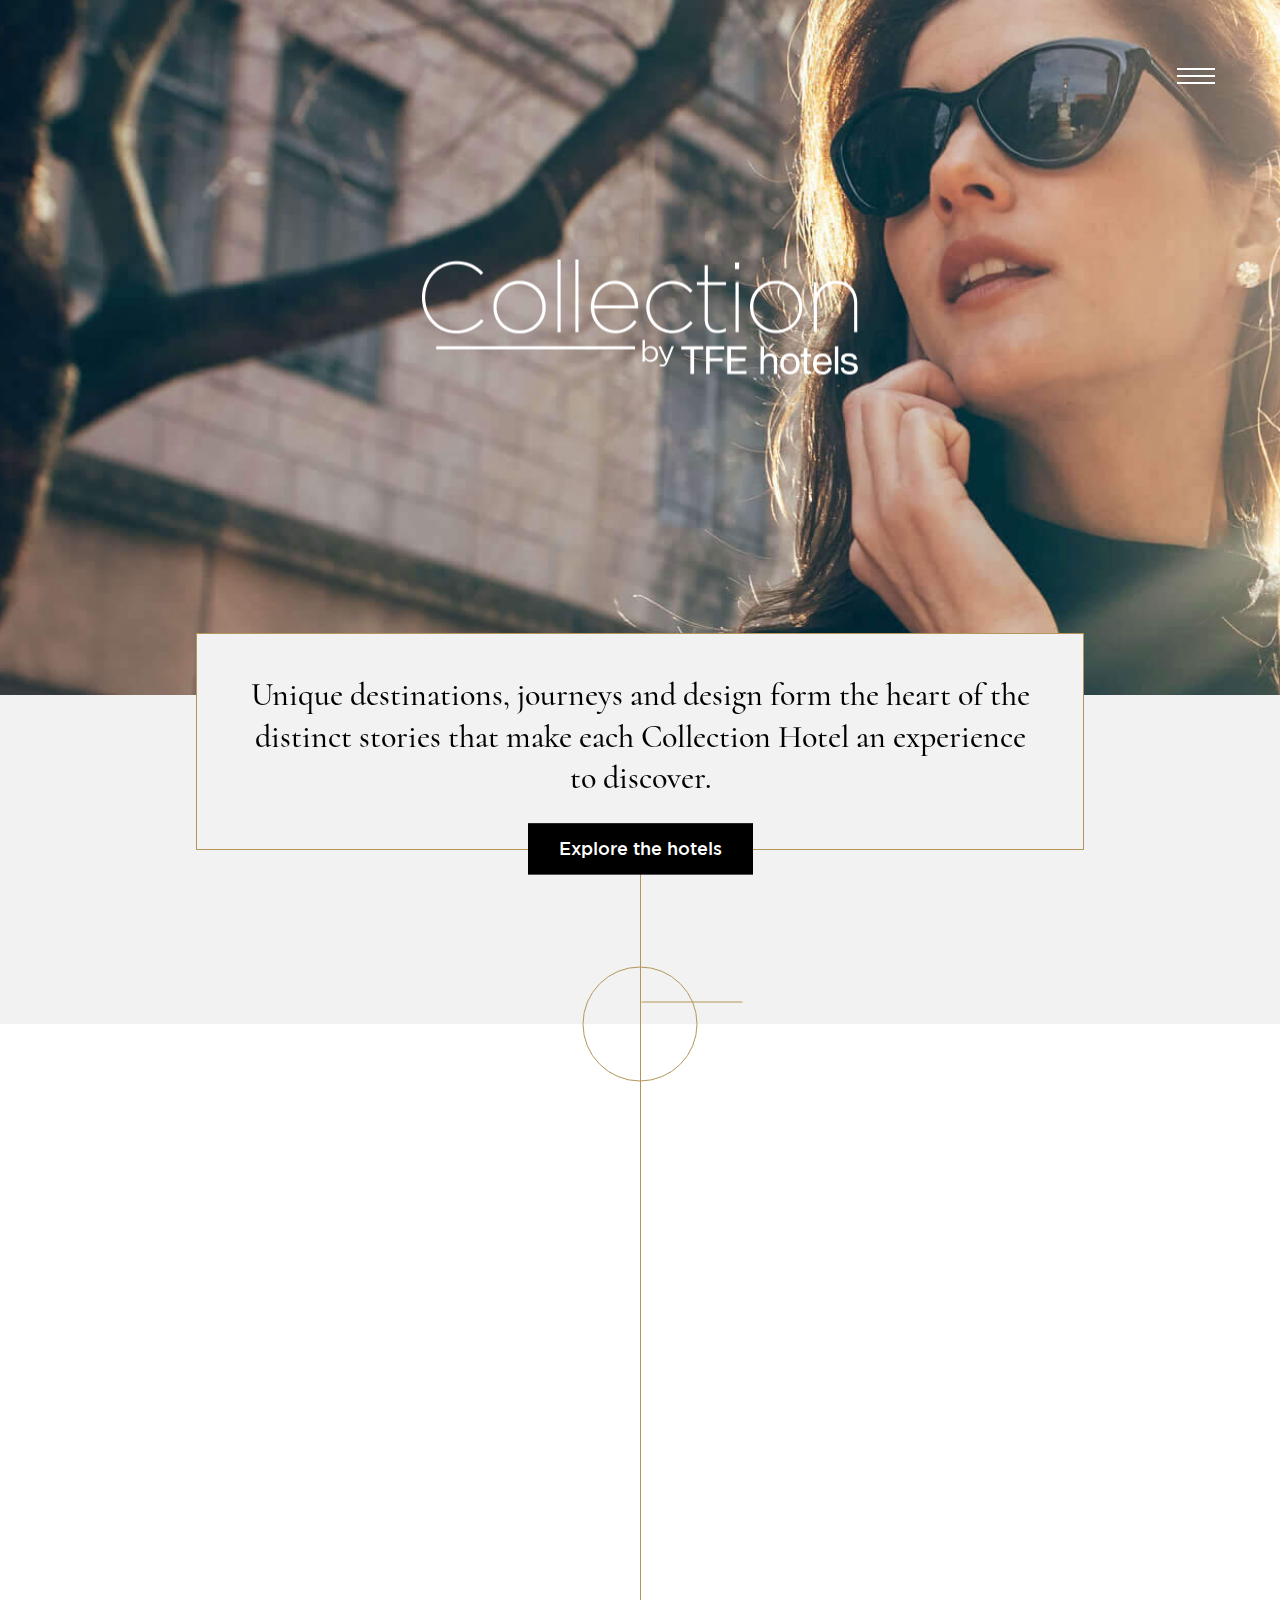
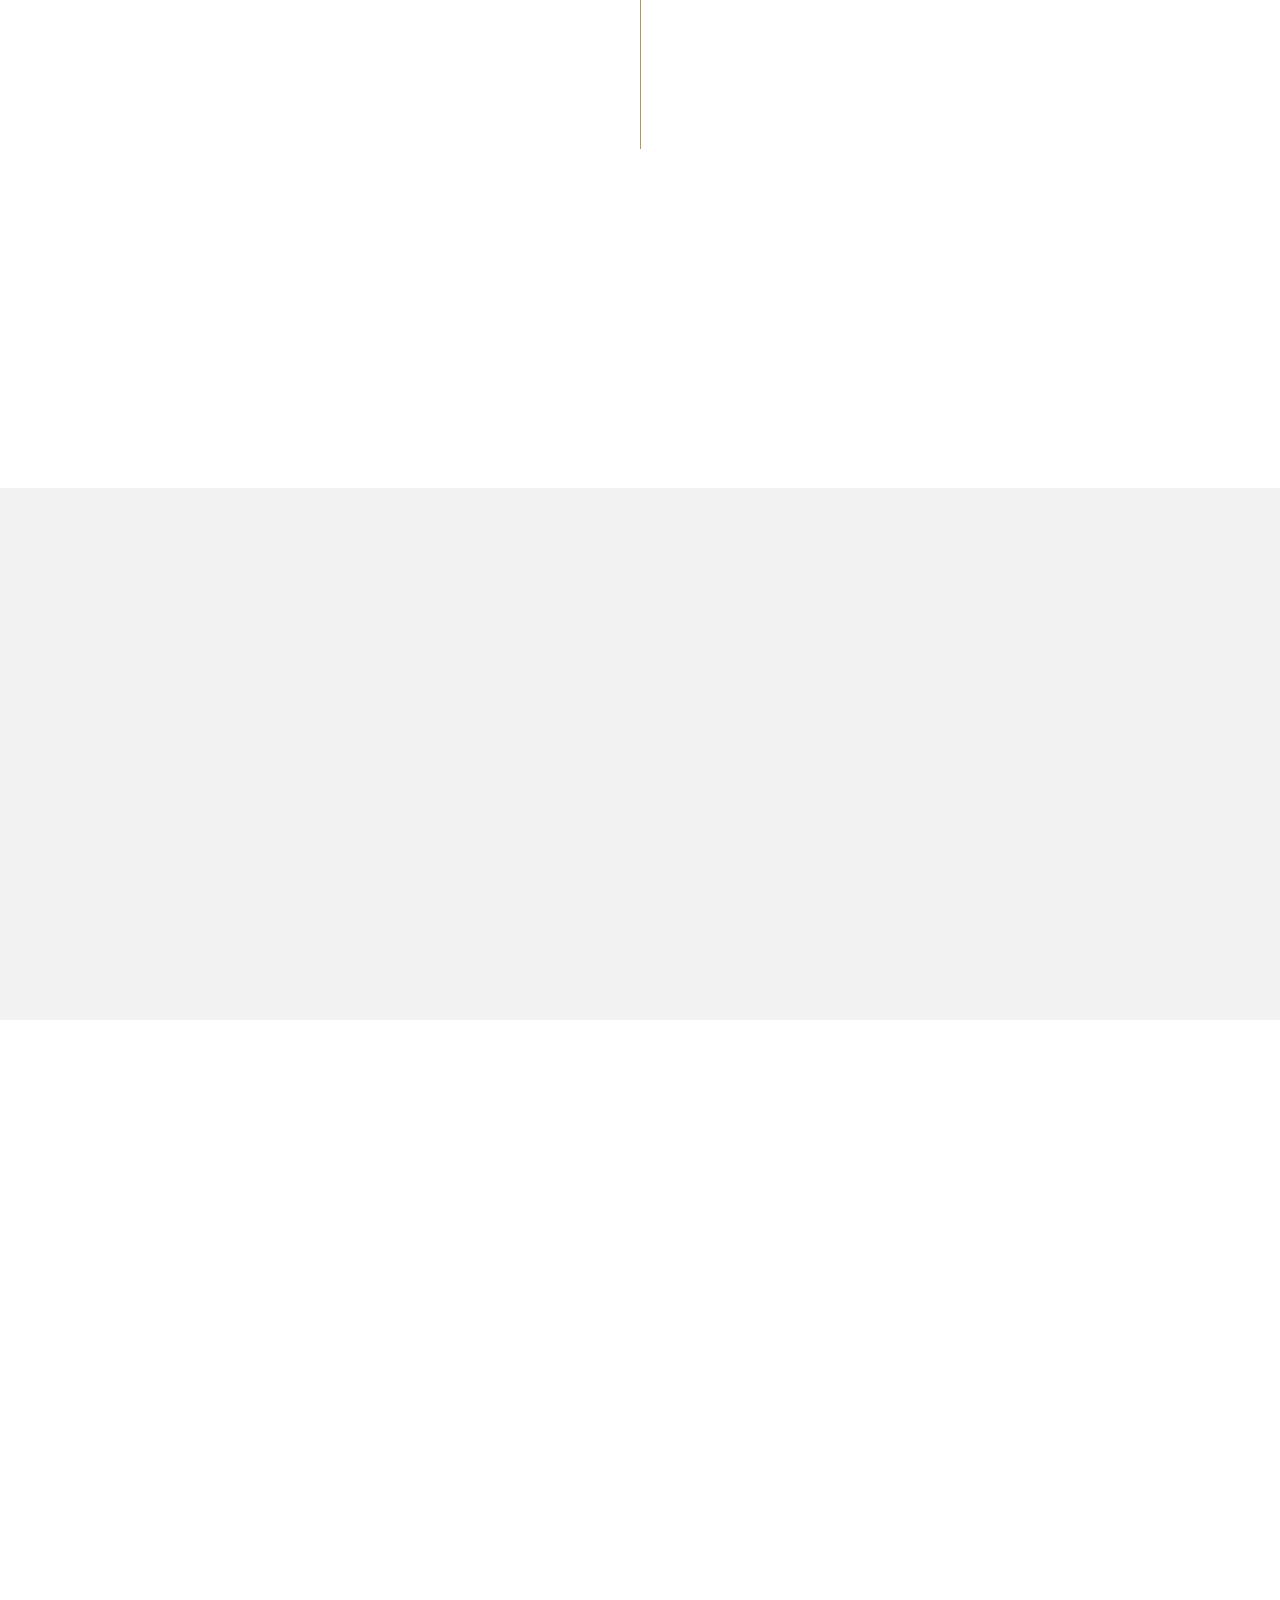
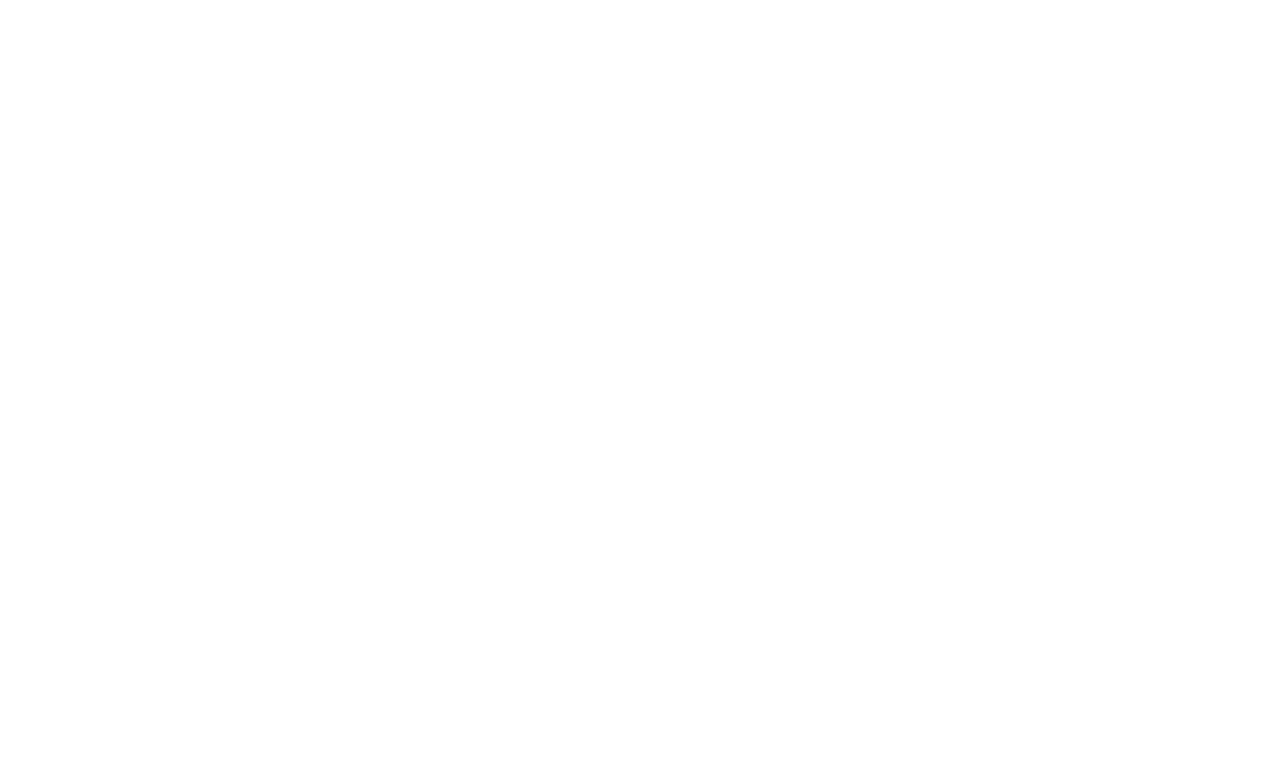
<file: index.html>
<!doctype html>
<html lang="en">

<head>
	<!-- Required meta tags -->
	<meta charset="utf-8">
	<meta name="viewport" content="width=device-width, initial-scale=1, shrink-to-fit=no">

	<!-- CSS -->
	<!-- <link rel="stylesheet" href="https://stackpath.bootstrapcdn.com/bootstrap/4.5.0/css/bootstrap.min.css" crossorigin="anonymous" /> -->
	<link rel="stylesheet" href="css/bootstrap.min.css" crossorigin="anonymous" />
	<!-- <link rel="stylesheet" href="//cdn.jsdelivr.net/npm/slick-carousel@1.8.1/slick/slick.css" /> -->
	<link rel="stylesheet" href="css/slick.css" />
	<link rel="stylesheet" href="css/app.css" />
	<link rel="stylesheet" href="css/responsive.css" />

	<!-- Favicon -->
	<link rel="icon" type="image/x-icon" href="favicon.ico">

	<title>Collection by TFE Hotels</title>
</head>

<body id="top">
	<div class="page-loader"></div>

	<div class="page">

		<header class="site-header">
			<button class="sidebar-toggler" type="button">
				<span class="hamburger-icon">
					<i class="bar"></i>
					<i class="bar"></i>
					<i class="bar"></i>
					<i class="bar"></i>
				</span>
				<span class="menu-line"></span>
				<span class="menu-circle"></span>
			</button>
			<div class="overlay"></div>
			<nav class="sidebar">
				<ul class="navbar-nav">
					<li class="nav-item active">
						<a class="nav-link" href="index.html">Home <span class="sr-only">(current)</span></a>
					</li>
					<li class="nav-item">
						<a class="nav-link" href="hotels.html">Our Hotels</a>
					</li>
					<li class="nav-item">
						<a class="nav-link" href="#!">eClub</a>
					</li>
					<li class="nav-item">
						<a class="nav-link" href="#!">In the press</a>
					</li>
					<li class="nav-item dropdown">
						<span class="nav-link dropdown-toggle" id="navbarDropdown" role="button" data-toggle="dropdown" aria-haspopup="true"
							aria-expanded="false">
							Reserve a room
						</span>
						<div class="dropdown-menu" aria-labelledby="navbarDropdown">
							<a class="dropdown-item" href="#!">The Calile Hotel</a>
							<a class="dropdown-item" href="#!">Hotel Kurrajong</a>
							<a class="dropdown-item" href="#!">The Savoy on Little Collins</a>
							<a class="dropdown-item" href="#!">The Hotel Britomart</a>
						</div>
					</li>
				</ul>
			</nav>
		</header>

		<main class="site-main">
			<div class="banner">
				<div class="bg-img parallax reveal reveal-fade">
					<div class="parallax-inner">

						<!-- <div class="video-container">
							<video autoplay="autoplay" muted loop>
								<source src="media/dummy-video.mp4" />
							</video>
						</div> -->

						<div class="img-container">
							<img src="images/banner-new-crop2.jpg" alt="Hero Image">
						</div>

					</div>
				</div>
				<div class="banner-inner">
					<div class="banner-texture"></div>
					<div class="banner-logo">
						<figure><img src="images/logo.png" alt="Collection by TFE Hotels"></figure>
					</div>
					<div class="banner-intro">
						<div class="bg-intro"></div>
						<div class="intro-top">
							<div class="container">
								<div class="intro-text reveal reveal-fade" data-delay="">
									<div class="content reveal reveal-slideUp">
										<h1 class="h2">Unique destinations, journeys and design form the heart of the distinct stories that make each Collection Hotel an experience to discover.</h1>
									</div>
									<div class="intro-cta content">
										<a href="#!" class="btn btn-primary" title="Explore the hotels">Explore the hotels</a>
									</div>
									<div class="graphic-line graphic-line-main">
										<span class="graphic"></span>
									</div>
								</div>
							</div>
						</div>
					</div>
				</div>
			</div>

			<div class="intro-bar">
				<div class="container">
					<div class="intro-loc content reveal reveal-slideUp">
						<ul>
							<li>BRISBANE</li>
							<li>CANBERRA</li>
							<li>MELBOURNE</li>
							<li>AUCKLAND</li>
						</ul>
					</div>
				</div>
				<div class="spacer pin-spacer-start"></div>
				<div class="graphic-circle pin-circle pin-circle-start">
					<span class="graphic graphic-lg">
						<span class="circle-line"></span>
					</span>
					<span class="graphic graphic-sm">
						<a href="#top" class="back-to-top scroll-to">
							<svg width="16" height="8" viewBox="0 0 16 8" fill="none" xmlns="http://www.w3.org/2000/svg">
								<path fill-rule="evenodd" clip-rule="evenodd"
									d="M2.05144 7.2332C1.71148 7.51787 1.17227 7.5122 0.847075 7.22054C0.521884 6.92888 0.53386 6.46167 0.873824 6.17701L7.83807 0.345523C8.17804 0.0608561 8.71725 0.0665249 9.04244 0.358185L15.7041 6.33292C16.0293 6.62457 16.0173 7.09178 15.6773 7.37645C15.3374 7.66111 14.7981 7.65545 14.4729 7.36379L8.4002 1.91721L2.05144 7.2332Z"
									fill="#B4965A" />
							</svg>
						</a>
					</span>
				</div>
				<!-- <div class="back-to-top pin-circle">
			</div> -->
			</div>

			<div class="section sec-collect alt-rev" style="background-color: #fff;">

				<div class="collect-item box-layout" style="background-color: #fff;">
					<div class="container">
						<div class="collect-inner">
							<div class="collect-bg reveal reveal-fade" style="background-color: #fff;"></div>
							<div class="row">
								<div class="col col-img col-12 col-md-6">
									<div class="collect-img">
										<figure class="reveal reveal-slideUp">
											<img src="images/distinct-style-at-every-turn.jpg" alt="Distinct style at every turn">
										</figure>
									</div>
								</div>
								<div class="col col-text col col-12 col-md-6">
									<div class="collect-text">
										<div class="collect-title reveal reveal-slideUp">
											<h3 class="h3">Distinct style at every turn</h3>
										</div>
										<div class="collect-separator reveal reveal-slideUp"></div>
										<div class="collect-dscr reveal reveal-slideUp">
											<p>From Hotel Kurrajong’s impressive history to The Hotel Britomart’s sustainability and design, each Collection Hotel is
												one-of-a-kind. From the moment you arrive, be captivated by tailored experiences and environments, inspired by etc.
											</p>
										</div>
									</div>
								</div>
							</div>
						</div>
					</div>
				</div>

				<div class="collect-item" style="background-color: #fff;">
					<div class="container">
						<div class="collect-inner">
							<div class="collect-bg reveal reveal-fade" style="background-color: #f2f2f2;"></div>
							<div class="row">
								<div class="col col-img col-12 col-md-6">
									<div class="collect-img">
										<figure class="reveal reveal-slideUp">
											<img src="images/best-seats-in-the-house-new.jpg" alt="Best seats in the house">
										</figure>
									</div>
								</div>
								<div class="col col-text col-12 col-md-6">
									<div class="collect-text">
										<div class="collect-title reveal reveal-slideUp">
											<h3 class="h3">Best seats in the house</h3>
										</div>
										<div class="collect-separator reveal reveal-slideUp"></div>
										<div class="collect-dscr reveal reveal-slideUp">
											<p>There’s more than a place to rest your head. Enjoy a fresh breakfast or locally-sourced dinner from awardwinning restaurants; Hellenika at The Calile or Chifley’s Bar & Grill at Hotel Kurrajong. When night falls, there’s no better place for a nightcap than the Alexander Bar at The Savoy on Little Collins.</p>
										</div>
									</div>
								</div>
							</div>
						</div>
					</div>
				</div>

				<div class="collect-item" style="background-color: #f2f2f2;">
					<div class="container">
						<div class="collect-inner">
							<div class="collect-bg reveal reveal-fade" style="background-color: #e0dad1;"></div>
							<div class="row">
								<div class="col col-img col-12 col-md-6">
									<div class="collect-img">
										<figure class="reveal reveal-slideUp">
											<img src="images/events-you-will-never-forget-new-croped.jpg" alt="Events you’ll never forget">
										</figure>
									</div>
								</div>
								<div class="col col-text col-12 col-md-6">
									<div class="collect-text">
										<div class="collect-title reveal reveal-slideUp">
											<h3 class="h3">Events you’ll never forget</h3>
										</div>
										<div class="collect-separator reveal reveal-slideUp"></div>
										<div class="collect-dscr reveal reveal-slideUp">
											<p>Each hotel will help you host truly unique weddings, meetings or events. Indoors? Outdoors? Or an immersive experience? Our locations have it all, together with the latest technology and impeccable service, we’ll take care of the details, so you can let your hair down.</p>
										</div>
									</div>
								</div>
							</div>
						</div>
					</div>
				</div>

			</div>


			<div class="section sec-discover reveal reveal-fade">
				<div class="container">

					<div class="sec-title reveal reveal-slideUp">
						<h2 class="h2">An distinct story, wherever you go.</h2>
						<p>Discover unmatched sophistication at four unique locations across Australia & New Zealand.</p>
					</div>

					<div class="row justify-content-center">
						<div class="col col-12 col-md-9">

							<div class="row">
								<div class="col col-6 col-md-3 reveal reveal-slideUp">
									<figure>
										<img src="images/calile-logo.png" alt="The Calile Hotel">
									</figure>
									<h6 class="h6 text-location">BRISBANE</h6>
								</div>
								<div class="col col-6 col-md-3 reveal reveal-slideUp">
									<figure>
										<img src="images/kurrajong-logo.png" alt="Hotel Kurrajong">
									</figure>
									<h6 class="h6 text-location">CANBERRA</h6>
								</div>
								<div class="col col-6 col-md-3 reveal reveal-slideUp">
									<figure>
										<img src="images/savoy-logo.png" alt="The Savoy Hotel">
									</figure>
									<h6 class="h6 text-location">MELBOURNE</h6>
								</div>
								<div class="col col-6 col-md-3 reveal reveal-slideUp">
									<figure>
										<img src="images/britomart-logo.png" alt="The Hotel Britomart">
									</figure>
									<h6 class="h6 text-location">AUCKLAND</h6>
								</div>
							</div>

							<div class="discover-cta reveal reveal-fade">
								<a href="#!" class="btn btn-primary" title="Explore the hotels">Explore the hotels</a>
							</div>

						</div>
					</div>

				</div>
			</div>


			<div class="section sec-instafeed sec-box">
				<div class="container">

					<div class="box-inner box-left">

						<div class="box-bg reveal reveal-fade" style="background-color: #f2f2f2;"></div>

						<div class="sec-title reveal reveal-slideUp">
							<h2 class="h2">Follow us on social @collectionbytfehotels</h2>
						</div>

						<div class="instafeed reveal reveal-fade">
							<!-- <script src="https://apps.elfsight.com/p/platform.js" defer></script>
						<div class="elfsight-app-24b3d883-2785-475a-9966-71c05716523a"></div> -->

							<script src="https://apps.elfsight.com/p/platform.js" defer></script>
							<div class="elfsight-app-d90fe344-b3ca-4682-b2e8-36ad225f869d"></div>
						</div>

					</div>

				</div>
			</div>

			<!-- <div id="trigger1" class="spacer s0"></div>
		<svg version="1.1" xmlns="http://www.w3.org/2000/svg" width="350" height="200">
			<path id="word" style="stroke-linecap: round; stroke-linejoin: round; stroke-dasharray: 1009.23px; stroke-dashoffset: 1009.23px;" fill="none"
				stroke="#000000" stroke-width="5" d="M22.328,70.018c9.867-7.4,10.724,20.434,13.014,28.694c-0.08-9.105-1.308-31.463,11.936-31.886
			c11.313-0.361,17.046,19.368,16.367,28.098c-1.432-10.289,6.234-30.682,18.163-25.671c11.505,4.833,8.682,26.772,20.071,31.964
			c13.06,5.953,14.854-8.305,19.734-17.017c7.188-12.836,4.933-15.417,29.6-14.8c-8.954-3.842-37.42,1.728-28.539,20.1
			c5.823,12.045,34.911,12.583,30.018-8.873c-5.385,17.174,24.01,23.104,24.01,9.123c0-9.867,3.816-15.937,16.034-18.5
			c8.359-1.754,18.982,4.754,25.9,9.25c-10.361-4.461-51.941-13.776-37.749,12.357c9.435,17.372,50.559,2.289,33.477-6.063
			c-2.871,19.008,32.415,31.684,30.695,54.439c-2.602,34.423-66.934,24.873-79.302,2.134c-13.11-24.101,38.981-36.781,54.798-40.941
			c8.308-2.185,42.133-12.162,25.88-25.587c-2.779,17.058,19.275,28.688,29.963,12.911c6.862-10.131,6.783-25.284,30.833-19.117
			c-9.404-0.429-32.624-0.188-32.864,18.472c-0.231,17.912,21.001,21.405,40.882,11.951"></path>
			<path id="dot" style="stroke-linecap: round; stroke-linejoin: round; stroke-dasharray: 44.2974px; stroke-dashoffset: 44.2974px;" fill="none"
				stroke="#000000" stroke-width="5" d="M247.003,38.567c-7.423,1.437-11.092,9.883-1.737,11.142c14.692,1.978,13.864-13.66,1.12-8.675"></path>
		</svg>
		<svg id="eclipse" width="115" height="115" viewBox="0 0 115 115" fill="none" xmlns="http://www.w3.org/2000/svg">
			<circle cx="57.5" cy="57.5" r="57" stroke="#BCBCBC" />
		</svg> -->


		</main>
 
		<footer class="site-footer reveal reveal-fade">
			<div class="spacer pin-spacer-end"></div>
			<div class="container">
				<div class="">
					<h6>Collection is a portfolio of beautiful hotels by TFE Hotels.</h6>
					<ul class="nav-footer">
						<li><a href="#!" title="Our Hotels">Our Hotels</a></li>
						<li><a href="#!" title="Contact Us">Contact Us</a></li>
						<li><a href="#!" title="Privacy">Privacy</a></li>
						<li><a href="#!" title="Terms &amp; Legal">Terms &amp; Legal</a></li>
						<li><a href="#!" title="eClub sign up">eClub sign up</a></li>
						<li><a href="#!" title="In the Press">In the Press</a></li>
					</ul>
				</div>
			</div>
		</footer>

	</div>

	<!-- JavaScript -->
	<!-- <script src="https://code.jquery.com/jquery-3.5.1.slim.min.js" crossorigin="anonymous"></script> -->
	<!-- <script src="js/jquery-3.5.1.slim.min.js" crossorigin="anonymous"></script> -->
	<script>
		// var hgt = $('.intro-bottom').outerHeight() + ($('.intro-text').outerHeight() / 2) + 40;
		// $('.banner-intro').height(hgt);
	</script>
	<!-- If jQuery-Slim does not work then replace with below jQuery -->
	<script src="https://code.jquery.com/jquery-3.5.1.min.js" crossorigin="anonymous"></script>
	<!-- <script src="https://stackpath.bootstrapcdn.com/bootstrap/4.5.0/js/bootstrap.bundle.min.js" crossorigin="anonymous"></script> -->
	<script src="js/bootstrap.bundle.min.js" crossorigin="anonymous"></script>
	<!-- <script src="//cdnjs.cloudflare.com/ajax/libs/ScrollMagic/2.0.7/ScrollMagic.min.js"></script> -->
	<script src="js/TweenMax.min.js"></script>
	<script src="js/ScrollMagic.min.js"></script>
	<!-- <script src="js/debug.addIndicators.min.js"></script> -->
	<script src="js/animation.gsap.js"></script>
	<!-- <script src="//cdn.jsdelivr.net/npm/slick-carousel@1.8.1/slick/slick.min.js"></script> -->
	<script src="js/slick.min.js"></script>
	<script src="js/jquery.easing.min.js" async></script>
	<script src="js/app.js"></script>
</body>

</html>
</file>
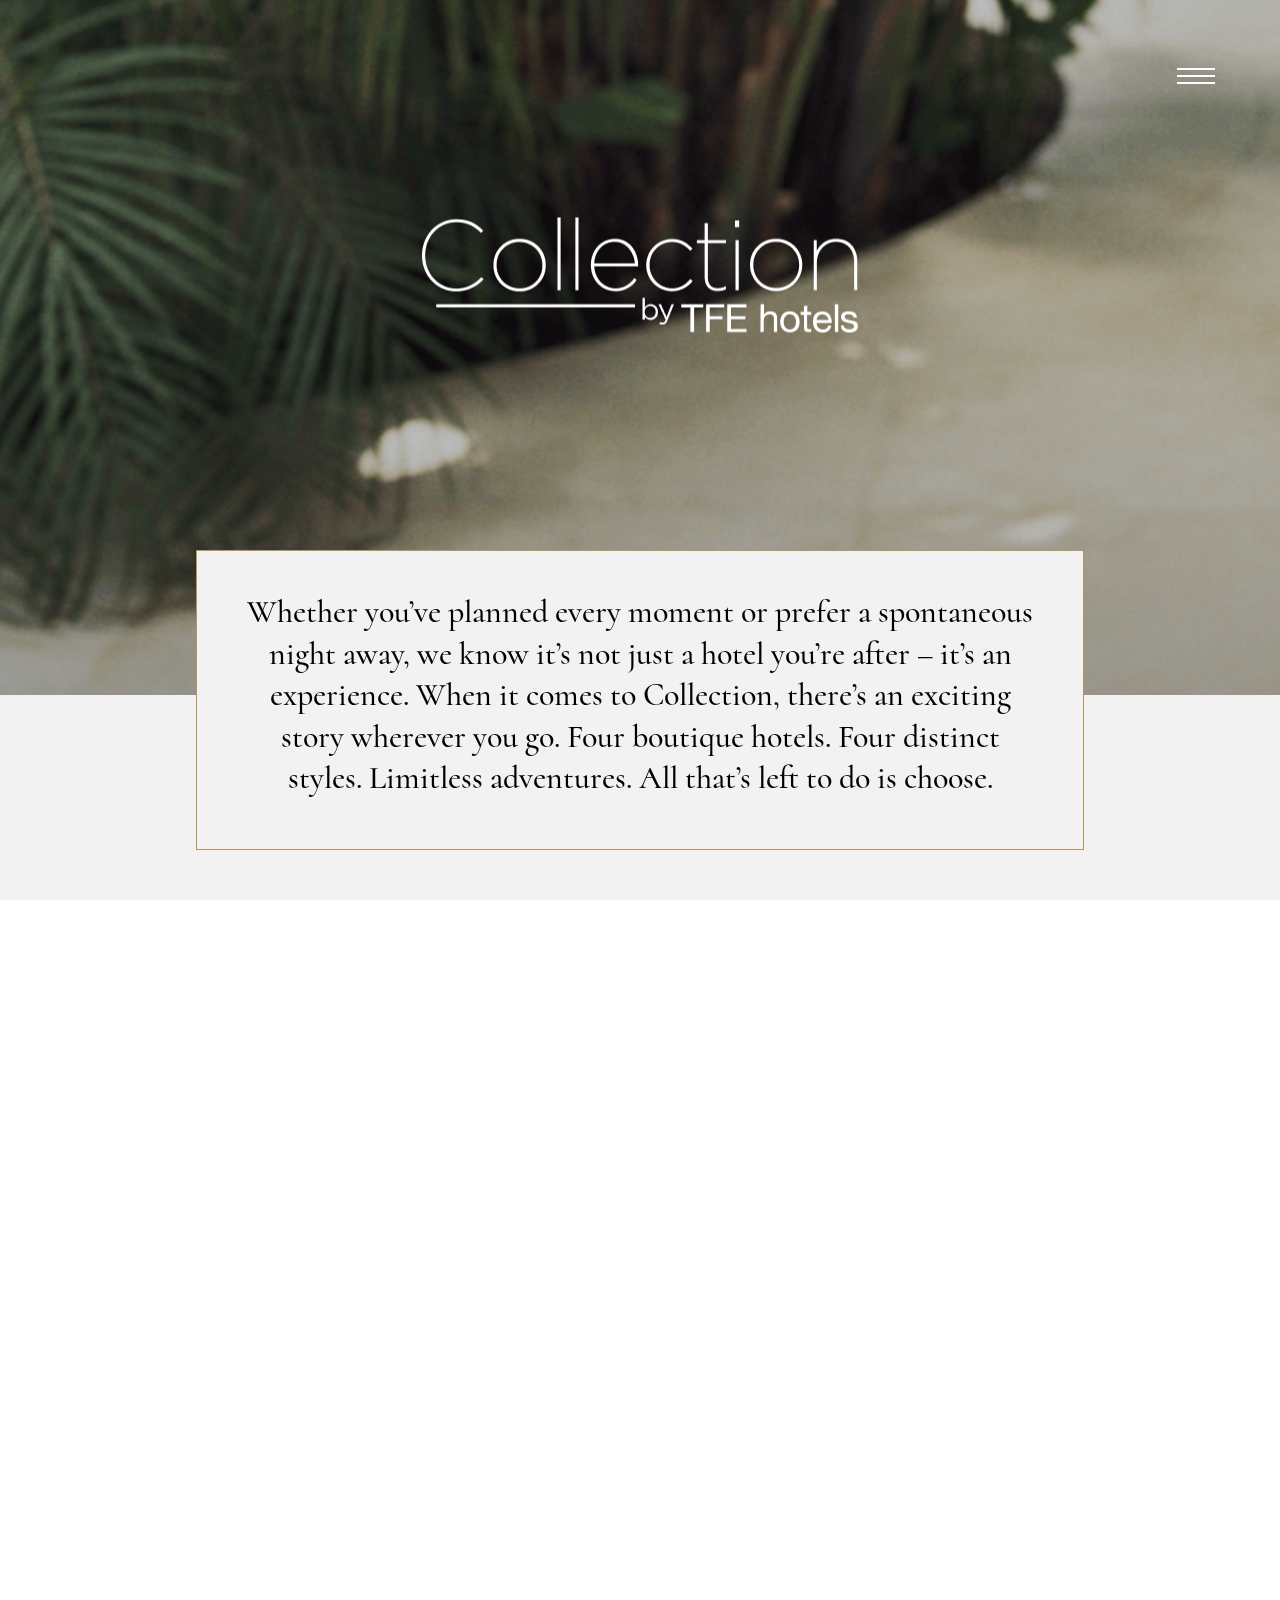
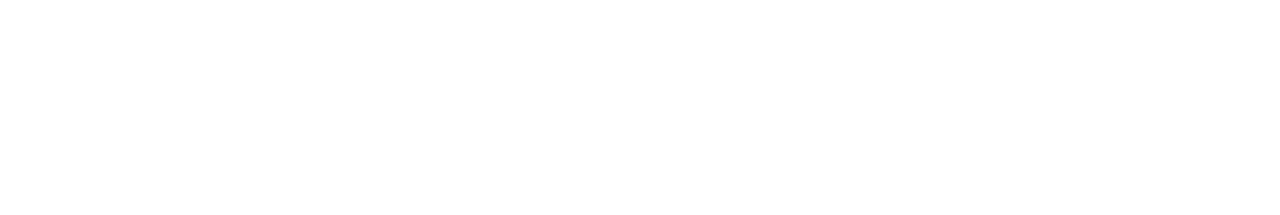
<file: article-headlines.html>
<!doctype html>
<html lang="en">

<head>
	<!-- Required meta tags -->
	<meta charset="utf-8">
	<meta name="viewport" content="width=device-width, initial-scale=1, shrink-to-fit=no">

	<!-- CSS -->
	<!-- <link rel="stylesheet" href="https://stackpath.bootstrapcdn.com/bootstrap/4.5.0/css/bootstrap.min.css" crossorigin="anonymous" /> -->
	<link rel="stylesheet" href="css/bootstrap.min.css" crossorigin="anonymous" />
	<!-- <link rel="stylesheet" href="//cdn.jsdelivr.net/npm/slick-carousel@1.8.1/slick/slick.css" /> -->
	<link rel="stylesheet" href="css/slick.css" />
	<link rel="stylesheet" href="css/app.css" />
	<link rel="stylesheet" href="css/responsive.css" />

	<!-- Favicon -->
	<link rel="icon" type="image/x-icon" href="favicon.ico">

	<title>Articles - Collection by TFE Hotels</title>
</head>

<body id="top">
	<div class="page-loader"></div>

	<div class="page">

		<header class="site-header">
			<button class="sidebar-toggler" type="button">
				<span class="hamburger-icon">
					<i class="bar"></i>
					<i class="bar"></i>
					<i class="bar"></i>
					<i class="bar"></i>
				</span>
				<span class="menu-line"></span>
				<span class="menu-circle"></span>
			</button>
			<div class="overlay"></div>
			<nav class="sidebar">
				<ul class="navbar-nav">
					<li class="nav-item">
						<a class="nav-link" href="index.html">Home <span class="sr-only">(current)</span></a>
					</li>
					<li class="nav-item">
						<a class="nav-link " href="hotels.html">Our Hotels</a>
					</li>
					<li class="nav-item">
						<a class="nav-link" href="#!">eClub</a>
					</li>
					<li class="nav-item">
						<a class="nav-link" href="#!">In the press</a>
					</li>
					<li class="nav-item dropdown">
						<span class="nav-link dropdown-toggle" id="navbarDropdown" role="button" data-toggle="dropdown" aria-haspopup="true"
							aria-expanded="false">
							Reserve a room
						</span>
						<div class="dropdown-menu" aria-labelledby="navbarDropdown">
							<a class="dropdown-item" href="#!">The Calile Hotel</a>
							<a class="dropdown-item" href="#!">Hotel Kurrajong</a>
							<a class="dropdown-item" href="#!">The Savoy on Little Collins</a>
							<a class="dropdown-item" href="#!">The Hotel Britomart</a>
						</div>
					</li>
				</ul>
			</nav>
		</header>

		<main class="site-main">
			<div class="banner">
				<div class="bg-img parallax reveal reveal-fade">
					<div class="parallax-inner">

						<!-- <div class="video-container">
							<video autoplay="autoplay" muted loop>
								<source src="media/dummy-video.mp4" />
							</video>
						</div> -->

						<div class="img-container">
							<img src="images/hotel-hero.png" alt="Hotels Hero Image">
						</div>

					</div>
				</div>
				<div class="banner-inner">
					<div class="banner-texture"></div>
					<div class="banner-logo">
						<figure><img src="images/logo.png" alt="Collection by TFE Hotels"></figure>
					</div>
					<div class="banner-intro">
						<div class="bg-intro"></div>
						<div class="intro-top">
							<div class="container">
								<div class="intro-text reveal reveal-fade" data-delay="">
									<div class="content reveal reveal-slideUp">
										<h1 class="h2">Whether you’ve planned every moment or prefer a spontaneous night away, we know it’s not just a hotel you’re after – it’s an experience. When it comes to Collection, there’s an exciting story wherever you go. Four boutique hotels. Four distinct styles. Limitless adventures. All that’s left to do is choose.</h1>
									</div>
								</div>
							</div>
						</div>
					</div>
				</div>
			</div>

			<div class="section sec-cms" style="background-color: #fff;">
                <div class="container">
                    <h2 class="section-title reveal reveal-slideUp"> Article headline </h2>
                    <div class="reveal reveal-slideUp">
                        <p>Ibus, que sint est faccus auditat emolut eatur, ut ea vel es mi, sitatias porepro remporpor sequo iundae nonem apellitat utemporibus simusam ut quossed masaperib usantiosa nosam.</p>
                        <p>Ibus, que sint est faccus auditat emolut eatur, ut ea vel es mi, sitatias porepro remporpor sequo iundae nonem apellitat utemporibus simusam ut quossed masaperib usantiosa nosam.</p>
                        <p>Ibus, que sint est faccus auditat emolut eatur, ut ea vel es mi, sitatias porepro remporpor sequo iundae nonem apellitat utemporibus simusam ut quossed masaperib usantiosa nosam.</p>
                        <p>Ibus, que sint est faccus auditat emolut eatur, ut ea vel es mi, sitatias porepro remporpor sequo iundae nonem apellitat utemporibus simusam ut quossed masaperib usantiosa nosam.</p>
                        <p>Ibus, que sint est faccus auditat emolut eatur, ut ea vel es mi, sitatias porepro remporpor sequo iundae nonem apellitat utemporibus simusam ut quossed masaperib usantiosa nosam.</p>
                        <p>Ibus, que sint est faccus auditat emolut eatur, ut ea vel es mi, sitatias porepro remporpor sequo iundae nonem apellitat utemporibus simusam ut quossed masaperib usantiosa nosam.</p>
                    </div>
                </div>
            </div>

			<!-- <div id="trigger1" class="spacer s0"></div>
			<svg version="1.1" xmlns="http://www.w3.org/2000/svg" width="350" height="200">
				<path id="word" style="stroke-linecap: round; stroke-linejoin: round; stroke-dasharray: 1009.23px; stroke-dashoffset: 1009.23px;" fill="none"
					stroke="#000000" stroke-width="5" d="M22.328,70.018c9.867-7.4,10.724,20.434,13.014,28.694c-0.08-9.105-1.308-31.463,11.936-31.886
				c11.313-0.361,17.046,19.368,16.367,28.098c-1.432-10.289,6.234-30.682,18.163-25.671c11.505,4.833,8.682,26.772,20.071,31.964
				c13.06,5.953,14.854-8.305,19.734-17.017c7.188-12.836,4.933-15.417,29.6-14.8c-8.954-3.842-37.42,1.728-28.539,20.1
				c5.823,12.045,34.911,12.583,30.018-8.873c-5.385,17.174,24.01,23.104,24.01,9.123c0-9.867,3.816-15.937,16.034-18.5
				c8.359-1.754,18.982,4.754,25.9,9.25c-10.361-4.461-51.941-13.776-37.749,12.357c9.435,17.372,50.559,2.289,33.477-6.063
				c-2.871,19.008,32.415,31.684,30.695,54.439c-2.602,34.423-66.934,24.873-79.302,2.134c-13.11-24.101,38.981-36.781,54.798-40.941
				c8.308-2.185,42.133-12.162,25.88-25.587c-2.779,17.058,19.275,28.688,29.963,12.911c6.862-10.131,6.783-25.284,30.833-19.117
				c-9.404-0.429-32.624-0.188-32.864,18.472c-0.231,17.912,21.001,21.405,40.882,11.951"></path>
				<path id="dot" style="stroke-linecap: round; stroke-linejoin: round; stroke-dasharray: 44.2974px; stroke-dashoffset: 44.2974px;" fill="none"
					stroke="#000000" stroke-width="5" d="M247.003,38.567c-7.423,1.437-11.092,9.883-1.737,11.142c14.692,1.978,13.864-13.66,1.12-8.675"></path>
			</svg>
			<svg id="eclipse" width="115" height="115" viewBox="0 0 115 115" fill="none" xmlns="http://www.w3.org/2000/svg">
				<circle cx="57.5" cy="57.5" r="57" stroke="#BCBCBC" />
			</svg> -->


		</main>

		<footer class="site-footer reveal reveal-fade">
			<div class="spacer pin-spacer-end"></div>
			<div class="container">
				<div class="">
					<h6>Collection is a portfolio of beautiful hotels by TFE Hotels.</h6>
					<ul class="nav-footer">
						<li><a href="#!" title="Our Hotels">Our Hotels</a></li>
						<li><a href="#!" title="Contact Us">Contact Us</a></li>
						<li><a href="#!" title="Privacy">Privacy</a></li>
						<li><a href="#!" title="Terms &amp; Legal">Terms &amp; Legal</a></li>
						<li><a href="#!" title="eClub sign up">eClub sign up</a></li>
						<li><a href="#!" title="In the Press">In the Press</a></li>
					</ul>
				</div>
			</div>
		</footer>

	</div>

	<!-- JavaScript -->
	<!-- <script src="https://code.jquery.com/jquery-3.5.1.slim.min.js" crossorigin="anonymous"></script> -->
	<!-- <script src="js/jquery-3.5.1.slim.min.js" crossorigin="anonymous"></script> -->
	<script>
		// var hgt = $('.intro-bottom').outerHeight() + ($('.intro-text').outerHeight() / 2) + 40;
		// $('.banner-intro').height(hgt);
	</script>
	<!-- If jQuery-Slim does not work then replace with below jQuery -->
	<script src="https://code.jquery.com/jquery-3.5.1.min.js" crossorigin="anonymous"></script>
	<!-- <script src="https://stackpath.bootstrapcdn.com/bootstrap/4.5.0/js/bootstrap.bundle.min.js" crossorigin="anonymous"></script> -->
	<script src="js/bootstrap.bundle.min.js" crossorigin="anonymous"></script>
	<!-- <script src="//cdnjs.cloudflare.com/ajax/libs/ScrollMagic/2.0.7/ScrollMagic.min.js"></script> -->
	<script src="js/TweenMax.min.js"></script>
	<script src="js/ScrollMagic.min.js"></script>
	<!-- <script src="js/debug.addIndicators.min.js"></script> -->
	<script src="js/animation.gsap.js"></script>
	<!-- <script src="//cdn.jsdelivr.net/npm/slick-carousel@1.8.1/slick/slick.min.js"></script> -->
	<script src="js/slick.min.js"></script>
	<script src="js/jquery.easing.min.js" async></script>
	<script src="js/app.js"></script>
</body>

</html>
</file>
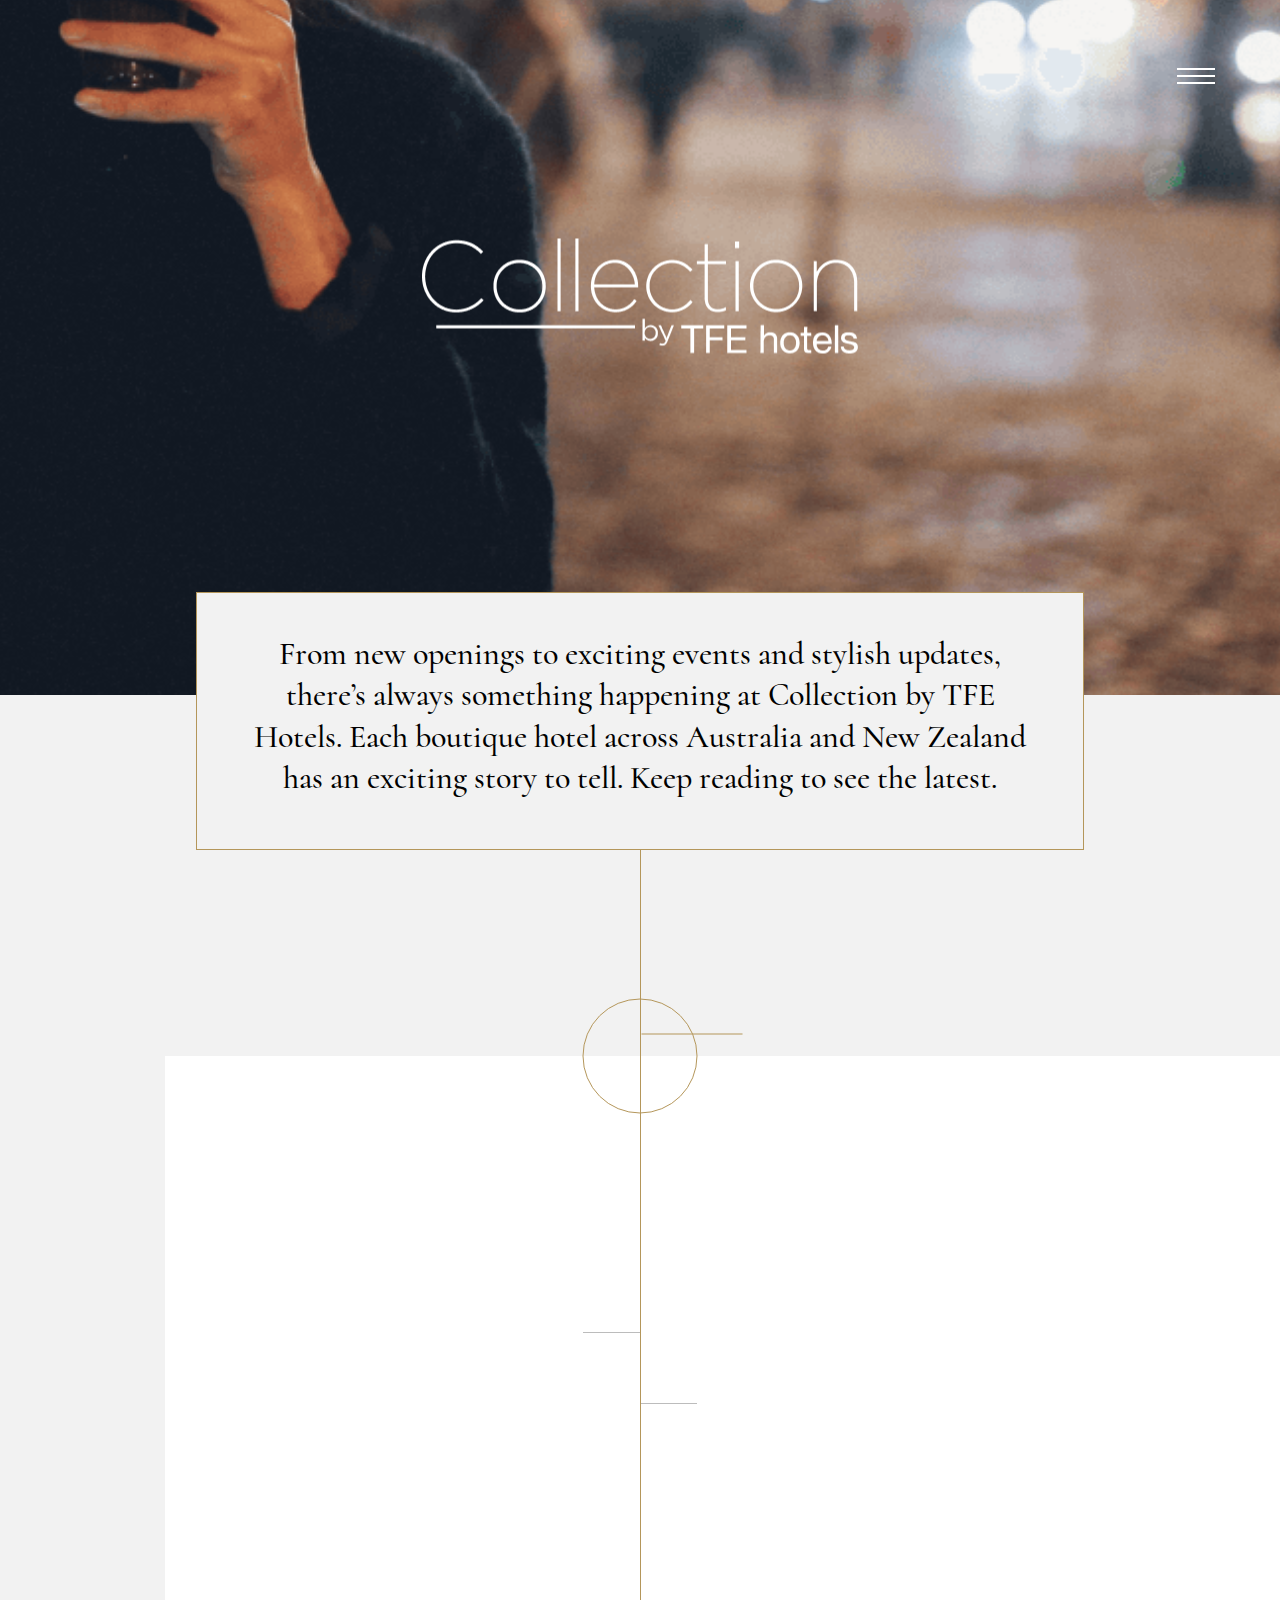
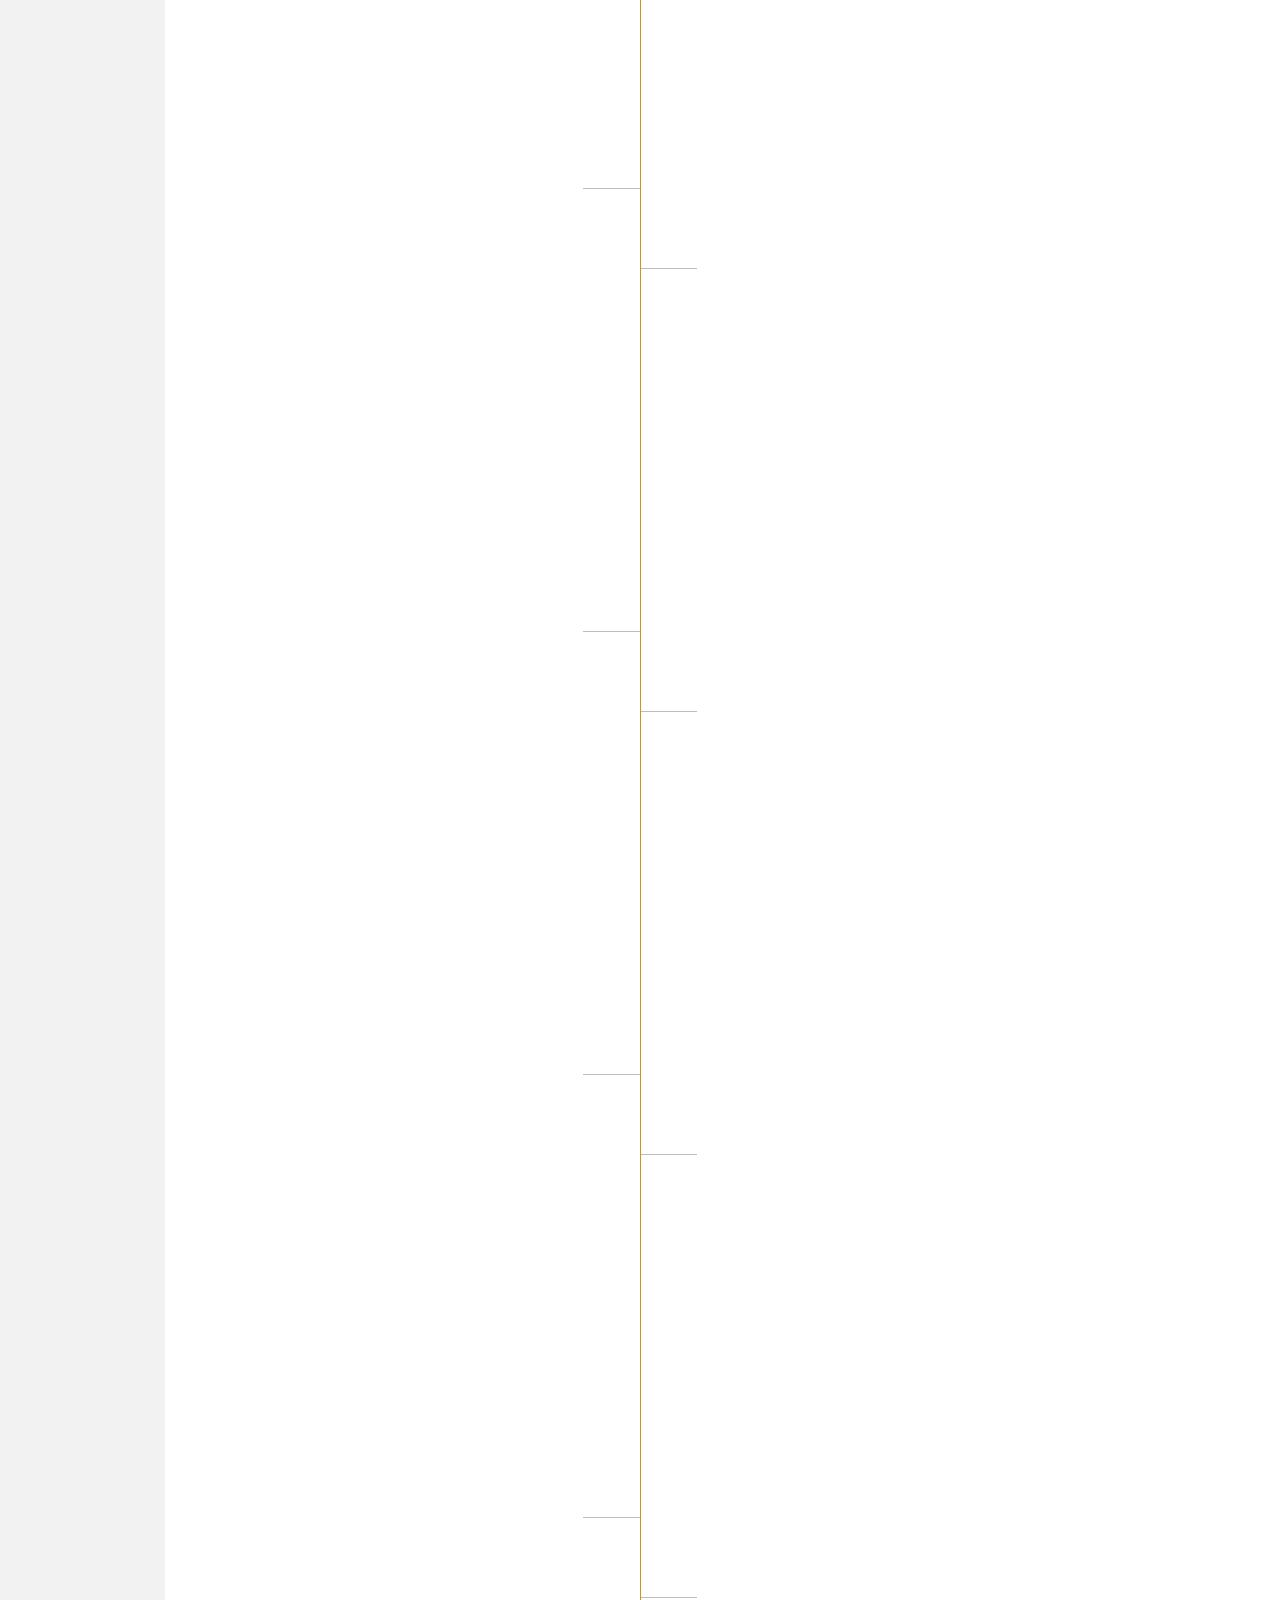
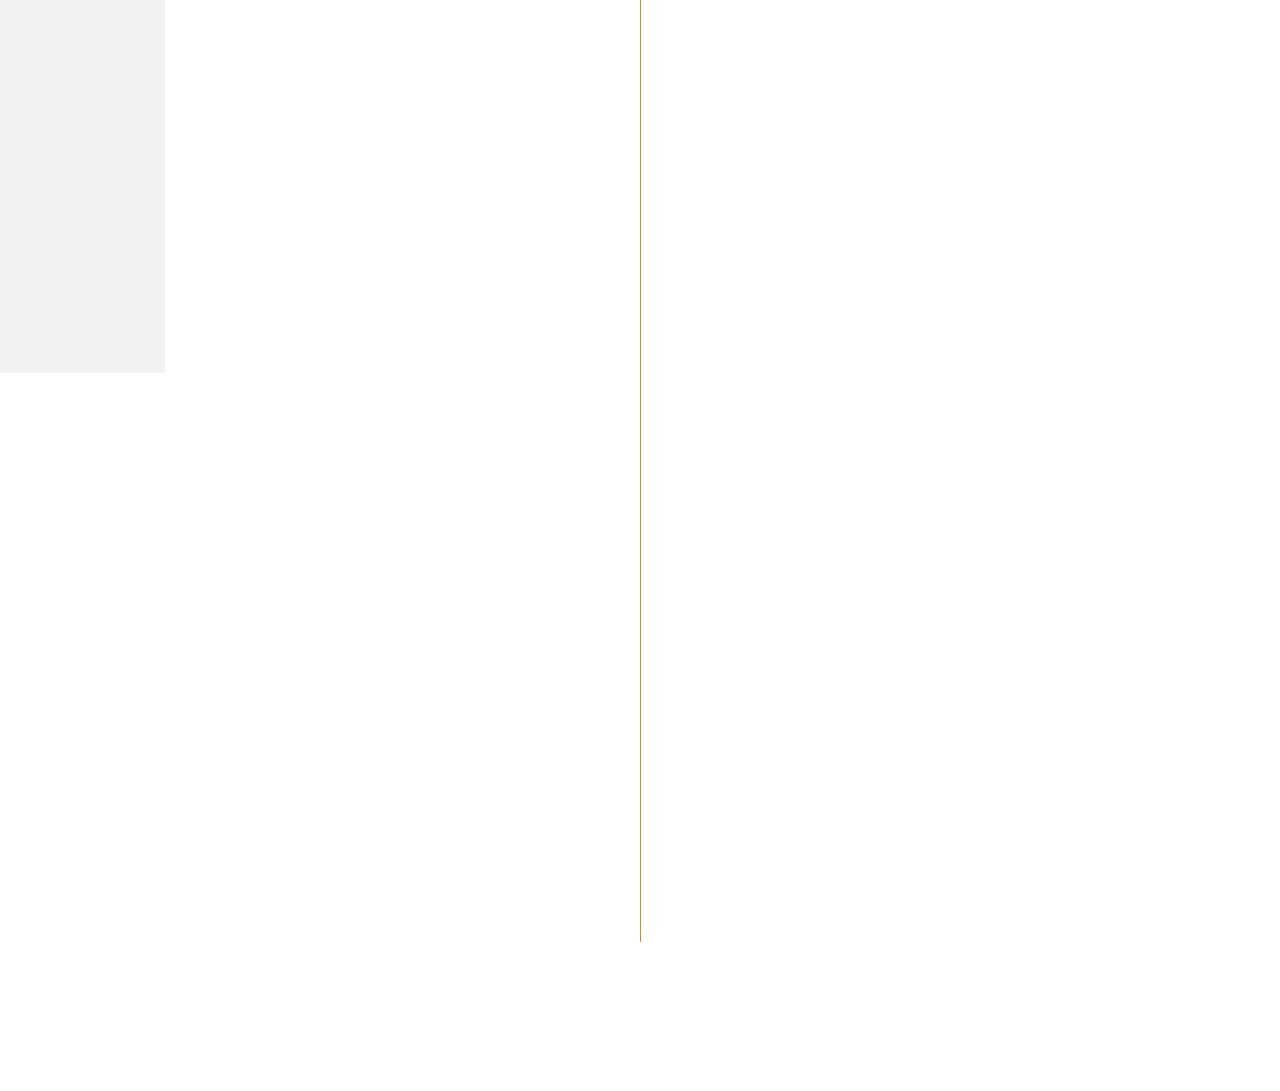
<file: articles.html>
<!doctype html>
<html lang="en">

<head>
	<!-- Required meta tags -->
	<meta charset="utf-8">
	<meta name="viewport" content="width=device-width, initial-scale=1, shrink-to-fit=no">

	<!-- CSS -->
	<!-- <link rel="stylesheet" href="https://stackpath.bootstrapcdn.com/bootstrap/4.5.0/css/bootstrap.min.css" crossorigin="anonymous" /> -->
	<link rel="stylesheet" href="css/bootstrap.min.css" crossorigin="anonymous" />
	<!-- <link rel="stylesheet" href="//cdn.jsdelivr.net/npm/slick-carousel@1.8.1/slick/slick.css" /> -->
	<link rel="stylesheet" href="css/slick.css" />
	<link rel="stylesheet" href="css/app.css" />
	<link rel="stylesheet" href="css/responsive.css" />

	<!-- Favicon -->
	<link rel="icon" type="image/x-icon" href="favicon.ico">

	<title>Articles - Collection by TFE Hotels</title>
</head>

<body id="top">
	<div class="page-loader"></div>

	<div class="page">

		<header class="site-header">
			<button class="sidebar-toggler" type="button">
				<span class="hamburger-icon">
					<i class="bar"></i>
					<i class="bar"></i>
					<i class="bar"></i>
					<i class="bar"></i>
				</span>
				<span class="menu-line"></span>
				<span class="menu-circle"></span>
			</button>
			<div class="overlay"></div>
			<nav class="sidebar">
				<ul class="navbar-nav">
					<li class="nav-item">
						<a class="nav-link" href="index.html">Home <span class="sr-only">(current)</span></a>
					</li>
					<li class="nav-item">
						<a class="nav-link " href="hotels.html">Our Hotels</a>
					</li>
					<li class="nav-item">
						<a class="nav-link" href="#!">eClub</a>
					</li>
					<li class="nav-item">
						<a class="nav-link" href="#!">In the press</a>
					</li>
					<li class="nav-item dropdown">
						<span class="nav-link dropdown-toggle" id="navbarDropdown" role="button" data-toggle="dropdown" aria-haspopup="true"
							aria-expanded="false">
							Reserve a room
						</span>
						<div class="dropdown-menu" aria-labelledby="navbarDropdown">
							<a class="dropdown-item" href="#!">The Calile Hotel</a>
							<a class="dropdown-item" href="#!">Hotel Kurrajong</a>
							<a class="dropdown-item" href="#!">The Savoy on Little Collins</a>
							<a class="dropdown-item" href="#!">The Hotel Britomart</a>
						</div>
					</li>
				</ul>
			</nav>
		</header>

		<main class="site-main">
			<div class="banner">
				<div class="bg-img parallax reveal reveal-fade">
					<div class="parallax-inner">

						<!-- <div class="video-container">
							<video autoplay="autoplay" muted loop>
								<source src="media/dummy-video.mp4" />
							</video>
						</div> -->

						<div class="img-container">
							<img src="images/article-hero.png" alt="Articles Hero Image">
						</div>

					</div>
				</div>
				<div class="banner-inner">
					<div class="banner-texture"></div>
					<div class="banner-logo">
						<figure><img src="images/logo.png" alt="Collection by TFE Hotels"></figure>
					</div>
					<div class="banner-intro">
						<div class="bg-intro"></div>
						<div class="intro-top">
							<div class="container">
								<div class="intro-text reveal reveal-fade" data-delay="">
									<div class="content reveal reveal-slideUp">
										<h1 class="h2">From new openings to exciting events and stylish updates, there’s always something happening at Collection by TFE Hotels. Each boutique hotel across Australia and New Zealand has an exciting story to tell. Keep reading to see the latest. </h1>
									</div>
									<div class="graphic-line graphic-line-main">
										<span class="graphic"></span>
									</div>
								</div>
							</div>
						</div>
					</div>
				</div>
			</div>

			<div class="intro-bar">
                <div class="container">
					<div class="filter-sec reveal reveal-slideUp">
                        <div class="form-inline">
                            <div class="form-group">
                                <label class="reveal reveal-slideUp" for="exampleFormControlSelect1">Filter articles by:</label>
                                <select class="form-control reveal reveal-slideUp">
                                    <option>Archive</option>
                                    <option>Archive 2</option>
                                    <option>Archive 3</option>
                                    <option>Archive 4</option>
                                    <option>Archive 5</option>
                                </select>
                                <select class="form-control reveal reveal-slideUp">
                                    <option>Hotel</option>
                                    <option>Hotel 2</option>
                                    <option>Hotel 3</option>
                                    <option>Hotel 4</option>
                                    <option>Hotel 5</option>
                                </select>
                                <button type="submit" class="btn btn-primary reveal reveal-slideUp">Search</button>
                          </div>
                        </div>
					</div>
				</div>
				<div class="spacer pin-spacer-start"></div>
				<div class="graphic-circle pin-circle pin-circle-start">
					<span class="graphic graphic-lg">
						<span class="circle-line"></span>
					</span>
					<span class="graphic graphic-sm">
						<a href="#top" class="back-to-top scroll-to">
							<svg width="16" height="8" viewBox="0 0 16 8" fill="none" xmlns="http://www.w3.org/2000/svg">
								<path fill-rule="evenodd" clip-rule="evenodd"
									d="M2.05144 7.2332C1.71148 7.51787 1.17227 7.5122 0.847075 7.22054C0.521884 6.92888 0.53386 6.46167 0.873824 6.17701L7.83807 0.345523C8.17804 0.0608561 8.71725 0.0665249 9.04244 0.358185L15.7041 6.33292C16.0293 6.62457 16.0173 7.09178 15.6773 7.37645C15.3374 7.66111 14.7981 7.65545 14.4729 7.36379L8.4002 1.91721L2.05144 7.2332Z"
									fill="#B4965A" />
							</svg>
						</a>
					</span>
				</div>
				<!-- <div class="back-to-top pin-circle">
			</div> -->
			</div>

			<div class="section sec-collect sec-collect-articles" style="background-color: #fff;">


				<div class="collect-item" style="background-color: #F2F2F2;">
					<div class="container">
						<div class="collect-inner layout-box">

							<div class="collect-bg" style="background-color: #ffffff;"></div>

							<div class="row no-gutters articles-listing">

								<div class="col col-12 col-lg-6 article-item">
									<div class="row no-gutters">
										<div class="col col-img col-12 col-md-6 col-lg-4">
											<div class="collect-img">
												<figure class="reveal reveal-slideUp">
													<img src="images/article-1.png" alt="The Hotel Britomar">
												</figure>
											</div>
										</div>
										<div class="col col-text col-12 col-md-6 col-lg-8">
											<div class="collect-text  reveal reveal-slideUp">
												<div class="collect-title  reveal reveal-slideUp">
													<h4>The Hotel Britomart Sets the Standard for Sustainability</h4>
												</div>
												<div class="collect-separator  reveal reveal-slideUp"></div>
												<div class="collect-date  reveal reveal-slideUp">
													<h4 class="h6">AUCKLAND – 17 Aug 2020</h4>
												</div>
												<div class="collect-dscr  reveal reveal-slideUp">
													<p>Officially opening its doors on 1 October 2020, the highly anticipated The Hotel Britomart brings more than just great design to the reinvigorated Britomart precinct. </p>
												</div>
												<div class="collect-cta  reveal reveal-slideUp">
													<a href="#!" class="btn">Read more <i>></i></a>
												</div>
											</div>
										</div>
									</div>
								</div>

								<div class="col col-12 col-lg-6 article-item">
									<div class="row no-gutters">
										<div class="col col-img col-12 col-md-6 col-lg-4">
											<div class="collect-img">
												<figure class="reveal reveal-slideUp">
													<img src="images/article-2.png" alt="Events you’ll never forget">
												</figure>
											</div>
										</div>
										<div class="col col-text col-12 col-md-6 col-lg-8">
											<div class="collect-text  reveal reveal-slideUp">
												<div class="collect-title  reveal reveal-slideUp">
													<h4>TFE Hotels Announces Opening Date for Highly Anticipated Vibe Hotel Melbourne</h4>
												</div>
												<div class="collect-separator  reveal reveal-slideUp"></div>
												<div class="collect-date  reveal reveal-slideUp">
													<h4 class="h6">MELBOURNE – 23 Feb 2020</h4>
												</div>
												<div class="collect-dscr  reveal reveal-slideUp">
													<p>TFE Hotels has today announced that the eagerly awaited Vibe Hotel Melbourne will open its doors on 16 April 2020. </p>
												</div>
												<div class="collect-cta  reveal reveal-slideUp">
													<a href="#!" class="btn">Read more <i>></i></a>
												</div>
											</div>
										</div>
									</div>
								</div>

								<div class="col col-12 col-lg-6 article-item">
									<div class="row no-gutters">
										<div class="col col-img col-12 col-md-6 col-lg-4">
											<div class="collect-img">
												<figure class="reveal reveal-slideUp">
													<img src="images/article-no-image.jpg" alt="Events you’ll never forget">
												</figure>
											</div>
										</div>
										<div class="col col-text col-12 col-md-6 col-lg-8">
											<div class="collect-text  reveal reveal-slideUp">
												<div class="collect-title  reveal reveal-slideUp">
													<h4>Article headline</h4>
												</div>
												<div class="collect-separator  reveal reveal-slideUp"></div>
												<div class="collect-date  reveal reveal-slideUp">
													<h4 class="h6">LOCATION – DD MM YYYY</h4>
												</div>
												<div class="collect-dscr  reveal reveal-slideUp">
													<p>Ibus, que sint est faccus auditat emolut eatur, ut ea vel es mi, sitatias porepro remporpor sequo iundae nonem apellitat utemporibus simusam ut quossed ma saperib</p>
												</div>
												<div class="collect-cta  reveal reveal-slideUp">
													<a href="#!" class="btn">Read more <i>></i></a>
												</div>
											</div>
										</div>
									</div>
								</div>

								<div class="col col-12 col-lg-6 article-item">
									<div class="row no-gutters">
										<div class="col col-img col-12 col-md-6 col-lg-4">
											<div class="collect-img">
												<figure class="reveal reveal-slideUp">
													<img src="images/article-no-image.jpg" alt="Events you’ll never forget">
												</figure>
											</div>
										</div>
										<div class="col col-text col-12 col-md-6 col-lg-8">
											<div class="collect-text  reveal reveal-slideUp">
												<div class="collect-title  reveal reveal-slideUp">
													<h4>Article headline</h4>
												</div>
												<div class="collect-separator  reveal reveal-slideUp"></div>
												<div class="collect-date  reveal reveal-slideUp">
													<h4 class="h6">LOCATION – DD MM YYYY</h4>
												</div>
												<div class="collect-dscr  reveal reveal-slideUp">
													<p>Ibus, que sint est faccus auditat emolut eatur, ut ea vel es mi, sitatias porepro remporpor sequo iundae nonem apellitat utemporibus simusam ut quossed ma saperib</p>
												</div>
												<div class="collect-cta  reveal reveal-slideUp">
													<a href="#!" class="btn">Read more <i>></i></a>
												</div>
											</div>
										</div>
									</div>
								</div>

								<div class="col col-12 col-lg-6 article-item">
									<div class="row no-gutters">
										<div class="col col-img col-12 col-md-6 col-lg-4">
											<div class="collect-img">
												<figure class="reveal reveal-slideUp">
													<img src="images/article-no-image.jpg" alt="Events you’ll never forget">
												</figure>
											</div>
										</div>
										<div class="col col-text col-12 col-md-6 col-lg-8">
											<div class="collect-text  reveal reveal-slideUp">
												<div class="collect-title  reveal reveal-slideUp">
													<h4>Article headline</h4>
												</div>
												<div class="collect-separator  reveal reveal-slideUp"></div>
												<div class="collect-date  reveal reveal-slideUp">
													<h4 class="h6">LOCATION – DD MM YYYY</h4>
												</div>
												<div class="collect-dscr  reveal reveal-slideUp">
													<p>Ibus, que sint est faccus auditat emolut eatur, ut ea vel es mi, sitatias porepro remporpor sequo iundae nonem apellitat utemporibus simusam ut quossed ma saperib</p>
												</div>
												<div class="collect-cta  reveal reveal-slideUp">
													<a href="#!" class="btn">Read more <i>></i></a>
												</div>
											</div>
										</div>
									</div>
								</div>

								<div class="col col-12 col-lg-6 article-item">
									<div class="row no-gutters">
										<div class="col col-img col-12 col-md-6 col-lg-4">
											<div class="collect-img">
												<figure class="reveal reveal-slideUp">
													<img src="images/article-no-image.jpg" alt="Events you’ll never forget">
												</figure>
											</div>
										</div>
										<div class="col col-text col-12 col-md-6 col-lg-8">
											<div class="collect-text  reveal reveal-slideUp">
												<div class="collect-title  reveal reveal-slideUp">
													<h4>Article headline</h4>
												</div>
												<div class="collect-separator  reveal reveal-slideUp"></div>
												<div class="collect-date  reveal reveal-slideUp">
													<h4 class="h6">LOCATION – DD MM YYYY</h4>
												</div>
												<div class="collect-dscr  reveal reveal-slideUp">
													<p>Ibus, que sint est faccus auditat emolut eatur, ut ea vel es mi, sitatias porepro remporpor sequo iundae nonem apellitat utemporibus simusam ut quossed ma saperib</p>
												</div>
												<div class="collect-cta  reveal reveal-slideUp">
													<a href="#!" class="btn">Read more <i>></i></a>
												</div>
											</div>
										</div>
									</div>
								</div>

								<div class="col col-12 col-lg-6 article-item">
									<div class="row no-gutters">
										<div class="col col-img col-12 col-md-6 col-lg-4">
											<div class="collect-img">
												<figure class="reveal reveal-slideUp">
													<img src="images/article-no-image.jpg" alt="Events you’ll never forget">
												</figure>
											</div>
										</div>
										<div class="col col-text col-12 col-md-6 col-lg-8">
											<div class="collect-text  reveal reveal-slideUp">
												<div class="collect-title  reveal reveal-slideUp">
													<h4>Article headline</h4>
												</div>
												<div class="collect-separator  reveal reveal-slideUp"></div>
												<div class="collect-date  reveal reveal-slideUp">
													<h4 class="h6">LOCATION – DD MM YYYY</h4>
												</div>
												<div class="collect-dscr  reveal reveal-slideUp">
													<p>Ibus, que sint est faccus auditat emolut eatur, ut ea vel es mi, sitatias porepro remporpor sequo iundae nonem apellitat utemporibus simusam ut quossed ma saperib</p>
												</div>
												<div class="collect-cta  reveal reveal-slideUp">
													<a href="#!" class="btn">Read more <i>></i></a>
												</div>
											</div>
										</div>
									</div>
								</div>

								<div class="col col-12 col-lg-6 article-item">
									<div class="row no-gutters">
										<div class="col col-img col-12 col-md-6 col-lg-4">
											<div class="collect-img">
												<figure class="reveal reveal-slideUp">
													<img src="images/article-no-image.jpg" alt="Events you’ll never forget">
												</figure>
											</div>
										</div>
										<div class="col col-text col-12 col-md-6 col-lg-8">
											<div class="collect-text  reveal reveal-slideUp">
												<div class="collect-title  reveal reveal-slideUp">
													<h4>Article headline</h4>
												</div>
												<div class="collect-separator  reveal reveal-slideUp"></div>
												<div class="collect-date  reveal reveal-slideUp">
													<h4 class="h6">LOCATION – DD MM YYYY</h4>
												</div>
												<div class="collect-dscr  reveal reveal-slideUp">
													<p>Ibus, que sint est faccus auditat emolut eatur, ut ea vel es mi, sitatias porepro remporpor sequo iundae nonem apellitat utemporibus simusam ut quossed ma saperib</p>
												</div>
												<div class="collect-cta  reveal reveal-slideUp">
													<a href="#!" class="btn">Read more <i>></i></a>
												</div>
											</div>
										</div>
									</div>
								</div>

								<div class="col col-12 col-lg-6 article-item">
									<div class="row no-gutters">
										<div class="col col-img col-12 col-md-6 col-lg-4">
											<div class="collect-img">
												<figure class="reveal reveal-slideUp">
													<img src="images/article-no-image.jpg" alt="Events you’ll never forget">
												</figure>
											</div>
										</div>
										<div class="col col-text col-12 col-md-6 col-lg-8">
											<div class="collect-text  reveal reveal-slideUp">
												<div class="collect-title  reveal reveal-slideUp">
													<h4>Article headline</h4>
												</div>
												<div class="collect-separator  reveal reveal-slideUp"></div>
												<div class="collect-date  reveal reveal-slideUp">
													<h4 class="h6">LOCATION – DD MM YYYY</h4>
												</div>
												<div class="collect-dscr  reveal reveal-slideUp">
													<p>Ibus, que sint est faccus auditat emolut eatur, ut ea vel es mi, sitatias porepro remporpor sequo iundae nonem apellitat utemporibus simusam ut quossed ma saperib</p>
												</div>
												<div class="collect-cta  reveal reveal-slideUp">
													<a href="#!" class="btn">Read more <i>></i></a>
												</div>
											</div>
										</div>
									</div>
								</div>

								<div class="col col-12 col-lg-6 article-item">
									<div class="row no-gutters">
										<div class="col col-img col-12 col-md-6 col-lg-4">
											<div class="collect-img">
												<figure class="reveal reveal-slideUp">
													<img src="images/article-no-image.jpg" alt="Events you’ll never forget">
												</figure>
											</div>
										</div>
										<div class="col col-text col-12 col-md-6 col-lg-8">
											<div class="collect-text  reveal reveal-slideUp">
												<div class="collect-title  reveal reveal-slideUp">
													<h4>Article headline</h4>
												</div>
												<div class="collect-separator  reveal reveal-slideUp"></div>
												<div class="collect-date  reveal reveal-slideUp">
													<h4 class="h6">LOCATION – DD MM YYYY</h4>
												</div>
												<div class="collect-dscr  reveal reveal-slideUp">
													<p>Ibus, que sint est faccus auditat emolut eatur, ut ea vel es mi, sitatias porepro remporpor sequo iundae nonem apellitat utemporibus simusam ut quossed ma saperib</p>
												</div>
												<div class="collect-cta  reveal reveal-slideUp">
													<a href="#!" class="btn">Read more <i>></i></a>
												</div>
											</div>
										</div>
									</div>
								</div>

								

							</div>

							<div class="pagination-wrap">
								<ul class="pagination  reveal reveal-slideUp">
									<li class="page-item">
									<a class="page-link" href="#" aria-label="Previous">
										<!-- <span aria-hidden="true">&laquo;</span> -->
										<svg aria-hidden="true" focusable="false" data-prefix="fal" data-icon="chevron-left" role="img" xmlns="http://www.w3.org/2000/svg" viewBox="0 0 256 512" class="svg-inline--fa fa-chevron-left fa-w-8 fa-3x"><path fill="currentColor" d="M238.475 475.535l7.071-7.07c4.686-4.686 4.686-12.284 0-16.971L50.053 256 245.546 60.506c4.686-4.686 4.686-12.284 0-16.971l-7.071-7.07c-4.686-4.686-12.284-4.686-16.97 0L10.454 247.515c-4.686 4.686-4.686 12.284 0 16.971l211.051 211.05c4.686 4.686 12.284 4.686 16.97-.001z" class=""></path></svg>
									</a>
									</li>
									<li class="page-item active"><a class="page-link" href="#">1</a></li>
									<li class="page-item"><a class="page-link" href="#">2</a></li>
									<li class="page-item"><a class="page-link" href="#">3</a></li>
									<li class="page-item"><a class="page-link" href="#">4</a></li>
									<li class="page-item"><a class="page-link" href="#">5</a></li>
									<li class="page-item">
									<a class="page-link" href="#" aria-label="Next">
										<!-- <span aria-hidden="true">&raquo;</span> -->
										<svg aria-hidden="true" focusable="false" data-prefix="fal" data-icon="chevron-right" role="img" xmlns="http://www.w3.org/2000/svg" viewBox="0 0 256 512" class="svg-inline--fa fa-chevron-right fa-w-8 fa-3x"><path fill="currentColor" d="M17.525 36.465l-7.071 7.07c-4.686 4.686-4.686 12.284 0 16.971L205.947 256 10.454 451.494c-4.686 4.686-4.686 12.284 0 16.971l7.071 7.07c4.686 4.686 12.284 4.686 16.97 0l211.051-211.05c4.686-4.686 4.686-12.284 0-16.971L34.495 36.465c-4.686-4.687-12.284-4.687-16.97 0z" class=""></path></svg>
									</a>
									</li>
								</ul>
							</div>
								
						</div>
					</div>
				</div>


            </div>
            
            <div class="section sec-instafeed sec-instafeed-with-cta sec-box">
				<div class="container">

					<div class="box-inner box-left">

						<div class="box-bg reveal reveal-fade" style="background-color: #f2f2f2;"></div>

						<div class="sec-title reveal reveal-slideUp">
							<h2 class="h2">Follow us on social @collectionbytfehotels</h2>
						</div>

						<div class="instafeed reveal reveal-fade">
							<!-- <script src="https://apps.elfsight.com/p/platform.js" defer></script>
						<div class="elfsight-app-24b3d883-2785-475a-9966-71c05716523a"></div> -->

							<script src="https://apps.elfsight.com/p/platform.js" defer></script>
							<div class="elfsight-app-d90fe344-b3ca-4682-b2e8-36ad225f869d"></div>
						</div>

						<div class="learn-about-collection-cta  reveal reveal-slideUp">
							<a href="index.html" class="btn btn-primary">Learn about Collection</a>
						</div>

					</div>

				</div>
			</div>

			<!-- <div id="trigger1" class="spacer s0"></div>
			<svg version="1.1" xmlns="http://www.w3.org/2000/svg" width="350" height="200">
				<path id="word" style="stroke-linecap: round; stroke-linejoin: round; stroke-dasharray: 1009.23px; stroke-dashoffset: 1009.23px;" fill="none"
					stroke="#000000" stroke-width="5" d="M22.328,70.018c9.867-7.4,10.724,20.434,13.014,28.694c-0.08-9.105-1.308-31.463,11.936-31.886
				c11.313-0.361,17.046,19.368,16.367,28.098c-1.432-10.289,6.234-30.682,18.163-25.671c11.505,4.833,8.682,26.772,20.071,31.964
				c13.06,5.953,14.854-8.305,19.734-17.017c7.188-12.836,4.933-15.417,29.6-14.8c-8.954-3.842-37.42,1.728-28.539,20.1
				c5.823,12.045,34.911,12.583,30.018-8.873c-5.385,17.174,24.01,23.104,24.01,9.123c0-9.867,3.816-15.937,16.034-18.5
				c8.359-1.754,18.982,4.754,25.9,9.25c-10.361-4.461-51.941-13.776-37.749,12.357c9.435,17.372,50.559,2.289,33.477-6.063
				c-2.871,19.008,32.415,31.684,30.695,54.439c-2.602,34.423-66.934,24.873-79.302,2.134c-13.11-24.101,38.981-36.781,54.798-40.941
				c8.308-2.185,42.133-12.162,25.88-25.587c-2.779,17.058,19.275,28.688,29.963,12.911c6.862-10.131,6.783-25.284,30.833-19.117
				c-9.404-0.429-32.624-0.188-32.864,18.472c-0.231,17.912,21.001,21.405,40.882,11.951"></path>
				<path id="dot" style="stroke-linecap: round; stroke-linejoin: round; stroke-dasharray: 44.2974px; stroke-dashoffset: 44.2974px;" fill="none"
					stroke="#000000" stroke-width="5" d="M247.003,38.567c-7.423,1.437-11.092,9.883-1.737,11.142c14.692,1.978,13.864-13.66,1.12-8.675"></path>
			</svg>
			<svg id="eclipse" width="115" height="115" viewBox="0 0 115 115" fill="none" xmlns="http://www.w3.org/2000/svg">
				<circle cx="57.5" cy="57.5" r="57" stroke="#BCBCBC" />
			</svg> -->


		</main>

		<footer class="site-footer reveal reveal-fade">
			<div class="spacer pin-spacer-end"></div>
			<div class="container">
				<div class="">
					<h6>Collection is a portfolio of beautiful hotels by TFE Hotels.</h6>
					<ul class="nav-footer">
						<li><a href="#!" title="Our Hotels">Our Hotels</a></li>
						<li><a href="#!" title="Contact Us">Contact Us</a></li>
						<li><a href="#!" title="Privacy">Privacy</a></li>
						<li><a href="#!" title="Terms &amp; Legal">Terms &amp; Legal</a></li>
						<li><a href="#!" title="eClub sign up">eClub sign up</a></li>
						<li><a href="#!" title="In the Press">In the Press</a></li>
					</ul>
				</div>
			</div>
		</footer>

	</div>

	<!-- JavaScript -->
	<!-- <script src="https://code.jquery.com/jquery-3.5.1.slim.min.js" crossorigin="anonymous"></script> -->
	<!-- <script src="js/jquery-3.5.1.slim.min.js" crossorigin="anonymous"></script> -->
	<script>
		// var hgt = $('.intro-bottom').outerHeight() + ($('.intro-text').outerHeight() / 2) + 40;
		// $('.banner-intro').height(hgt);
	</script>
	<!-- If jQuery-Slim does not work then replace with below jQuery -->
	<script src="https://code.jquery.com/jquery-3.5.1.min.js" crossorigin="anonymous"></script>
	<!-- <script src="https://stackpath.bootstrapcdn.com/bootstrap/4.5.0/js/bootstrap.bundle.min.js" crossorigin="anonymous"></script> -->
	<script src="js/bootstrap.bundle.min.js" crossorigin="anonymous"></script>
	<!-- <script src="//cdnjs.cloudflare.com/ajax/libs/ScrollMagic/2.0.7/ScrollMagic.min.js"></script> -->
	<script src="js/TweenMax.min.js"></script>
	<script src="js/ScrollMagic.min.js"></script>
	<!-- <script src="js/debug.addIndicators.min.js"></script> -->
	<script src="js/animation.gsap.js"></script>
	<!-- <script src="//cdn.jsdelivr.net/npm/slick-carousel@1.8.1/slick/slick.min.js"></script> -->
	<script src="js/slick.min.js"></script>
	<script src="js/jquery.easing.min.js" async></script>
	<script src="js/app.js"></script>
</body>

</html>
</file>
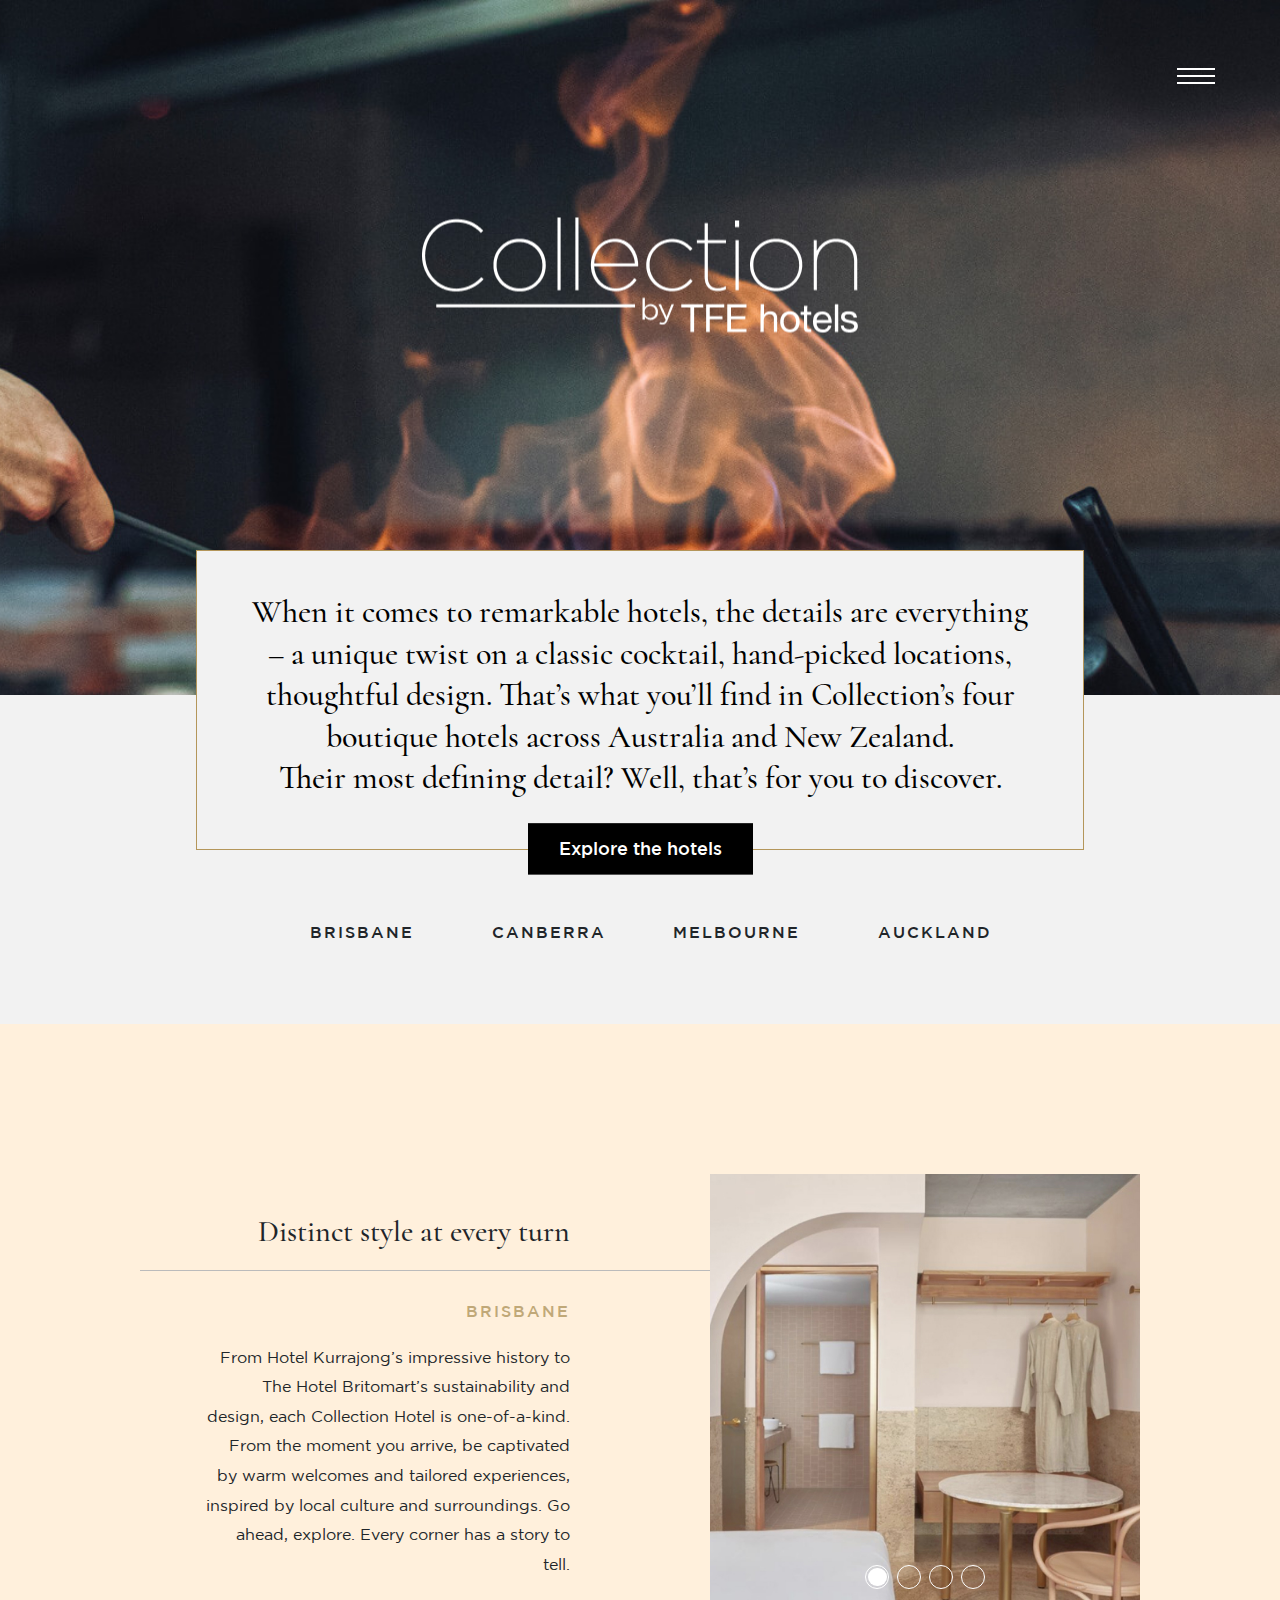
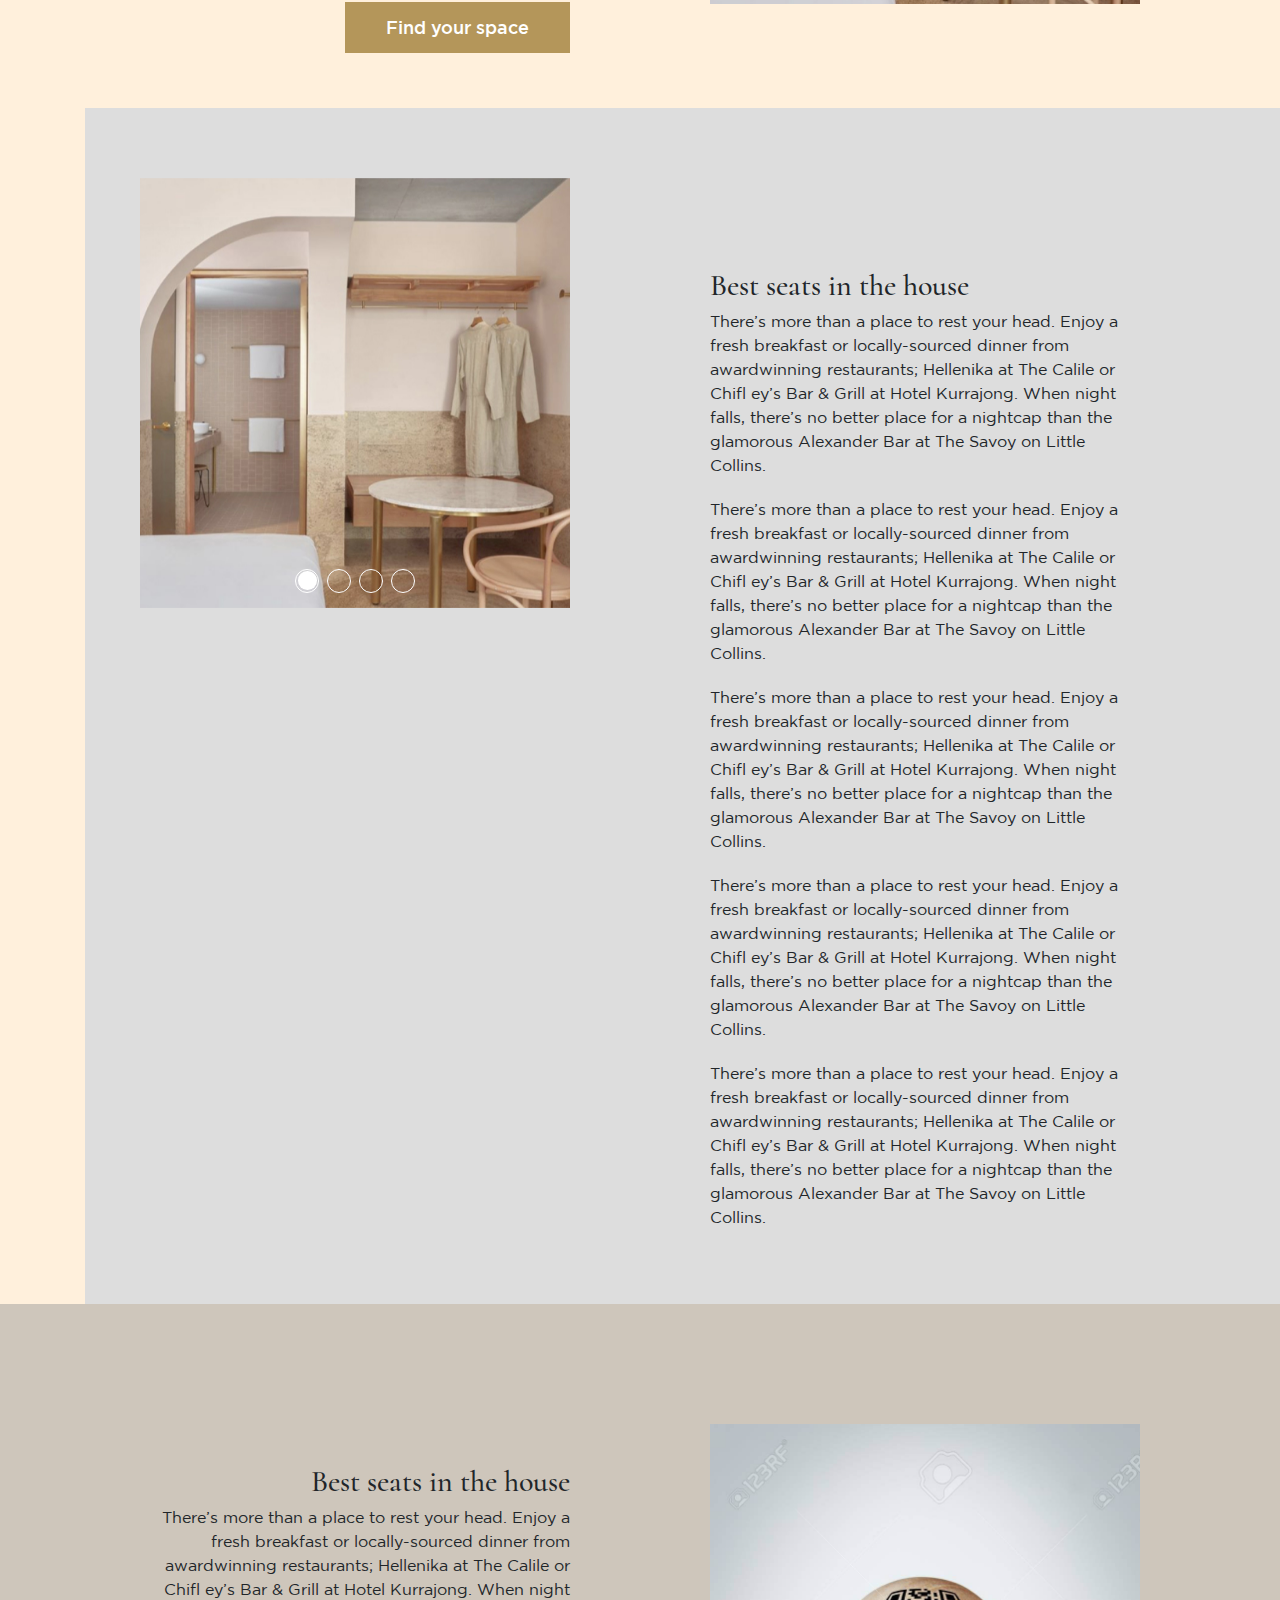
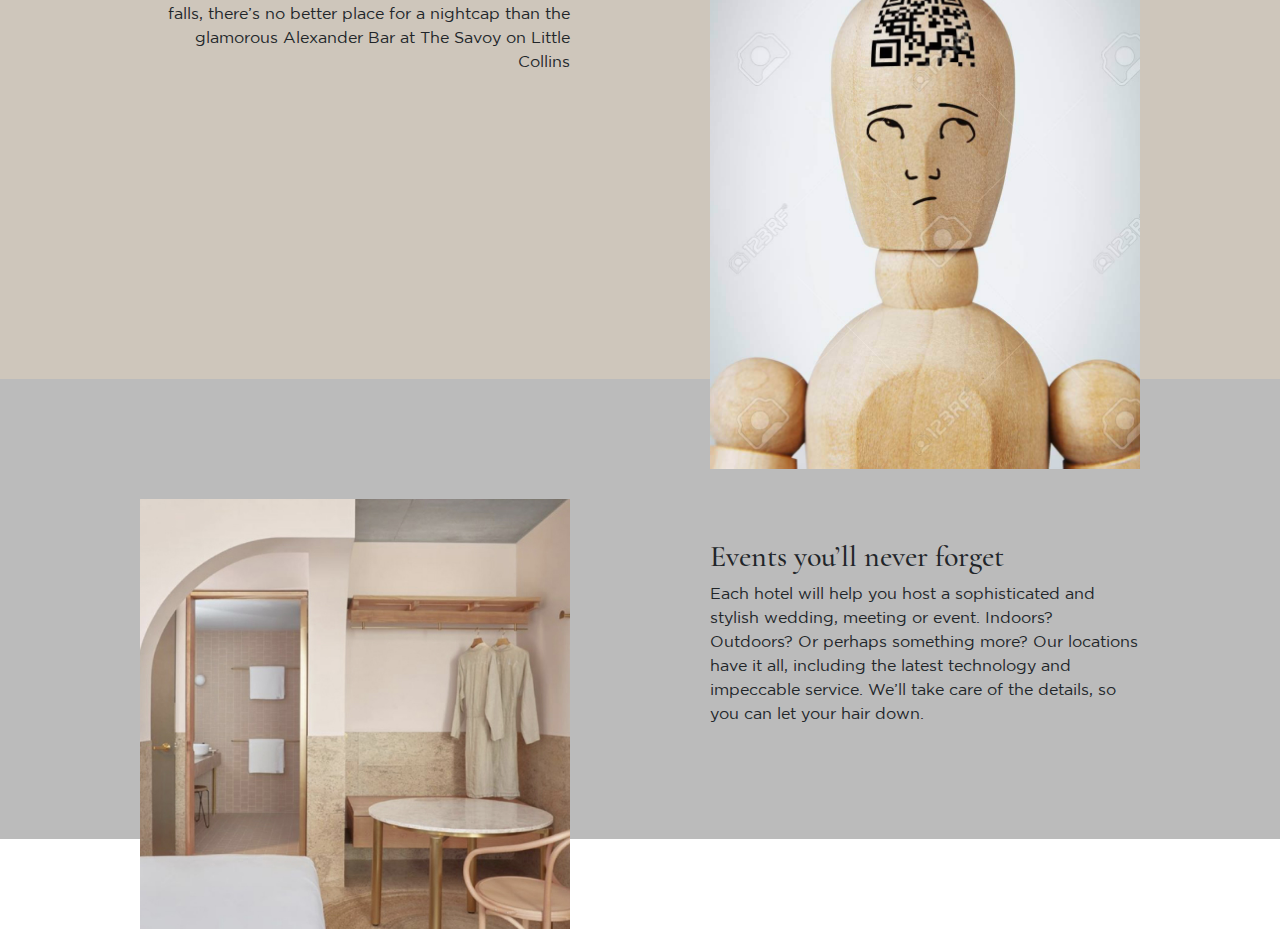
<file: collection.html>
<!doctype html>
<html lang="en">

<head>
	<!-- Required meta tags -->
	<meta charset="utf-8">
	<meta name="viewport" content="width=device-width, initial-scale=1, shrink-to-fit=no">

	<!-- CSS -->
	<!-- <link rel="stylesheet" href="https://stackpath.bootstrapcdn.com/bootstrap/4.5.0/css/bootstrap.min.css" crossorigin="anonymous" /> -->
	<link rel="stylesheet" href="css/bootstrap.min.css" crossorigin="anonymous" />
	<!-- <link rel="stylesheet" href="//cdn.jsdelivr.net/npm/slick-carousel@1.8.1/slick/slick.css" /> -->
	<link rel="stylesheet" href="css/slick.css" />
	<link rel="stylesheet" href="css/app.css" />
	<link rel="stylesheet" href="css/responsive.css" />

	<!-- Favicon -->
	<link rel="icon" type="image/x-icon" href="favicon.ico">

	<title>Collection by TFE Hotels</title>
</head>

<body>

	<header class="site-header">
		<button class="sidebar-toggler" type="button">
			<span class="hamburger-icon">
				<i class="bar"></i>
				<i class="bar"></i>
				<i class="bar"></i>
				<i class="bar"></i>
			</span>
			<span class="menu-line"></span>
			<span class="menu-circle"></span>
		</button>
		<div class="overlay"></div>
		<nav class="sidebar">
			<ul class="navbar-nav">
				<li class="nav-item active">
					<a class="nav-link" href="#!">Home <span class="sr-only">(current)</span></a>
				</li>
				<li class="nav-item">
					<a class="nav-link" href="#!">Our Hotels</a>
				</li>
				<li class="nav-item">
					<a class="nav-link" href="#!">eClub</a>
				</li>
				<li class="nav-item">
					<a class="nav-link" href="#!">In the press</a>
				</li>
				<li class="nav-item dropdown">
					<span class="nav-link dropdown-toggle" id="navbarDropdown" role="button" data-toggle="dropdown" aria-haspopup="true" aria-expanded="false">
						Reserve a room
					</span>
					<div class="dropdown-menu" aria-labelledby="navbarDropdown">
						<a class="dropdown-item" href="#!">The Calile Hotel</a>
						<a class="dropdown-item" href="#!">Hotel Kurrajong</a>
						<a class="dropdown-item" href="#!">The Savoy on Little Collins</a>
						<a class="dropdown-item" href="#!">The Hotel Britomart</a>
					</div>
				</li>
			</ul>
		</nav>
	</header>

	<main class="site-main">
		<div class="banner">
			<div class="bg-img" style="background-image: url(images/banner-1.jpg);"></div>
			<div class="banner-inner">
				<div class="banner-logo">
					<figure><img src="images/logo.png" alt="Collection by TFE Hotels"></figure>
				</div>
				<div class="banner-intro">
					<div class="bg-intro"></div>
					<div class="intro-top">
						<div class="container">
							<div class="intro-text">
								<div class="content">
									<h1 class="h2">When it comes to remarkable hotels, the details are everything – a unique twist on a classic cocktail, hand-picked
										locations, thoughtful design. That’s what you’ll find in Collection’s four boutique hotels across Australia and New Zealand. 
										<br/>Their most defining detail? Well, that’s for you to discover.</h1>
								</div>
								<div class="intro-cta content">
									<a href="#!" class="btn btn-primary" title="Explore the hotels">Explore the hotels</a>
								</div>
							</div>
						</div>
					</div>
				</div>
			</div>
		</div>

		<div class="intro-bar">
			<div class="container">
				<div class="intro-loc content">
					<ul>
						<li>BRISBANE</li>
						<li>CANBERRA</li>
						<li>MELBOURNE</li>
						<li>AUCKLAND</li>
					</ul>
				</div>
			</div>
		</div>

		<div class="section sec-collect alt-rev" style="background-color: #fff0DC;">

			<div class="collect-item box-layout" style="background-color: #fff0DC;">
				<div class="container">
					<div class="collect-inner">
						<div class="collect-bg" style="background-color: #fff0DC;"></div>
						<div class="row">
							<div class="col col-img col-12 col-md-6">
								<div class="collect-img">
									<div class="collect-slider">
										<div>
											<img src="images/distinct-style-at-every-turn.jpg" alt="Distinct style at every turn">
										</div>
										<div>
											<img src="images/events-you-will-never-forget-new.jpg" alt="Distinct style at every turn">
										</div>
										<div>
											<img src="images/events-you-will-never-forget-new-croped.jpg" alt="Distinct style at every turn">
										</div>
										<div>
											<img src="images/events-you-will-never-forget.jpg" alt="Distinct style at every turn">
										</div>
									</div>
								</div>
							</div>
							<div class="col col-text col col-12 col-md-6">
								<div class="collect-text">
									<div class="collect-title">
										<h3>Distinct style at every turn</h3>
									</div>
									<div class="collect-separator"></div>
									<div class="collect-location">
										<h4 class="h6">BRISBANE</h4>
									</div>
									<div class="collect-dscr">
										<p>From Hotel Kurrajong’s impressive history to The Hotel Britomart’s sustainability and design, each Collection Hotel is one-of-a-kind. From the moment you arrive, be captivated by warm welcomes and tailored experiences, inspired by local culture and surroundings. Go ahead, explore. Every corner has a story to tell.</p>
									</div>
									<div class="collect-cta">
										<a href="#!" class="btn btn-secondary">Find your space</a>
									</div>
								</div>
							</div>
						</div>
					</div>
				</div>
			</div>

			<div class="collect-item" style="background-color: #fff0DC;">
				<div class="container">
					<div class="collect-inner layout-box">
						<div class="collect-bg" style="background-color: #ddd;"></div>
						<div class="row">
							<div class="col col-img col-12 col-md-6">
								<div class="collect-img">
									<div class="collect-slider">
										<div>
											<img src="images/distinct-style-at-every-turn.jpg" alt="Distinct style at every turn">
										</div>
										<div>
											<img src="images/events-you-will-never-forget-new.jpg" alt="Distinct style at every turn">
										</div>
										<div>
											<img src="images/events-you-will-never-forget-new-croped.jpg" alt="Distinct style at every turn">
										</div>
										<div>
											<img src="images/events-you-will-never-forget.jpg" alt="Distinct style at every turn">
										</div>
									</div>
								</div>
							</div>
							<div class="col col-text col-12 col-md-6">
								<div class="collect-text">
									<h3>Best seats in the house</h3>
									<p>There’s more than a place to rest your head. Enjoy a fresh breakfast or locally-sourced dinner from awardwinning restaurants;
										Hellenika at The Calile or Chifl ey’s Bar & Grill at Hotel Kurrajong. When night falls, there’s no better place for a nightcap
										than the glamorous Alexander Bar at The Savoy on Little Collins.</p>
									<p>There’s more than a place to rest your head. Enjoy a fresh breakfast or locally-sourced dinner from awardwinning restaurants;
										Hellenika at The Calile or Chifl ey’s Bar & Grill at Hotel Kurrajong. When night falls, there’s no better place for a nightcap
										than the glamorous Alexander Bar at The Savoy on Little Collins.</p>
									<p>There’s more than a place to rest your head. Enjoy a fresh breakfast or locally-sourced dinner from awardwinning restaurants;
										Hellenika at The Calile or Chifl ey’s Bar & Grill at Hotel Kurrajong. When night falls, there’s no better place for a nightcap
										than the glamorous Alexander Bar at The Savoy on Little Collins.</p>
									<p>There’s more than a place to rest your head. Enjoy a fresh breakfast or locally-sourced dinner from awardwinning restaurants;
										Hellenika at The Calile or Chifl ey’s Bar & Grill at Hotel Kurrajong. When night falls, there’s no better place for a nightcap
										than the glamorous Alexander Bar at The Savoy on Little Collins.</p>
									<p>There’s more than a place to rest your head. Enjoy a fresh breakfast or locally-sourced dinner from awardwinning restaurants;
										Hellenika at The Calile or Chifl ey’s Bar & Grill at Hotel Kurrajong. When night falls, there’s no better place for a nightcap
										than the glamorous Alexander Bar at The Savoy on Little Collins.</p>
								</div>
							</div>
						</div>
					</div>
				</div>
			</div>

			<div class="collect-item" style="background-color: #ddd;">
				<div class="container">
					<div class="collect-inner">
						<div class="collect-bg" style="background-color: #cec6bb;"></div>
						<div class="row">
							<div class="col col-img col-12 col-md-6">
								<div class="collect-img">
									<figure>
										<img src="images/test.jpg" alt="Best seats in the house">
									</figure>
								</div>
							</div>
							<div class="col col-text col-12 col-md-6">
								<div class="collect-text">
									<h3>Best seats in the house</h3>
									<p>There’s more than a place to rest your head. Enjoy a
										fresh breakfast or locally-sourced dinner from awardwinning restaurants; Hellenika at The Calile or Chifl ey’s Bar & Grill at
										Hotel Kurrajong. When night falls, there’s no better place for a nightcap than the glamorous Alexander Bar at The Savoy on Little
										Collins</p>
								</div>
							</div>
						</div>
					</div>
				</div>
			</div>

			<div class="collect-item" style="background-color: #cec6bb;">
				<div class="container">
					<div class="collect-inner">
						<div class="collect-bg" style="background-color: #bbb;"></div>
						<div class="row">
							<div class="col col-img col-12 col-md-6">
								<div class="collect-img">
									<figure>
										<img src="images/distinct-style-at-every-turn.jpg" alt="Events you’ll never forget">
									</figure>
								</div>
							</div>
							<div class="col col-text col-12 col-md-6">
								<div class="collect-text">
									<h3>Events you’ll never forget</h3>
									<p>Each hotel will help you host a sophisticated and stylish wedding, meeting or event. Indoors? Outdoors? Or perhaps something
										more? Our locations have it all, including the latest technology and impeccable service. We’ll take care of the details, so you
										can let your hair down.</p>
								</div>
							</div>
						</div>
					</div>
				</div>
			</div>

		</div>
	</main>

	<footer class="site-footer">

	</footer>

	<!-- JavaScript -->
	<!-- <script src="https://code.jquery.com/jquery-3.5.1.slim.min.js" crossorigin="anonymous"></script> -->
	<!-- <script src="js/jquery-3.5.1.slim.min.js" crossorigin="anonymous"></script> -->
	<script>
		// var hgt = $('.intro-bottom').outerHeight() + ($('.intro-text').outerHeight() / 2) + 40;
		// $('.banner-intro').height(hgt);
	</script>
	<!-- If jQuery-Slim does not work then replace with below jQuery -->
	<script src="https://code.jquery.com/jquery-3.5.1.min.js" crossorigin="anonymous"></script>
	<!-- <script src="https://stackpath.bootstrapcdn.com/bootstrap/4.5.0/js/bootstrap.bundle.min.js" crossorigin="anonymous"></script> -->
	<script src="js/bootstrap.bundle.min.js" crossorigin="anonymous"></script>
	<!-- <script src="//cdnjs.cloudflare.com/ajax/libs/ScrollMagic/2.0.7/ScrollMagic.min.js"></script> -->
	<script src="js/TweenMax.min.js"></script>
	<script src="js/ScrollMagic.min.js"></script>
	<!-- <script src="js/debug.addIndicators.min.js"></script> -->
	<script src="js/animation.gsap.js"></script>
	<!-- <script src="//cdn.jsdelivr.net/npm/slick-carousel@1.8.1/slick/slick.min.js"></script> -->
	<script src="js/slick.min.js"></script>
	<script src="js/jquery.easing.min.js" async></script>
	<script src="js/app.js"></script>
</body>

</html>
</file>
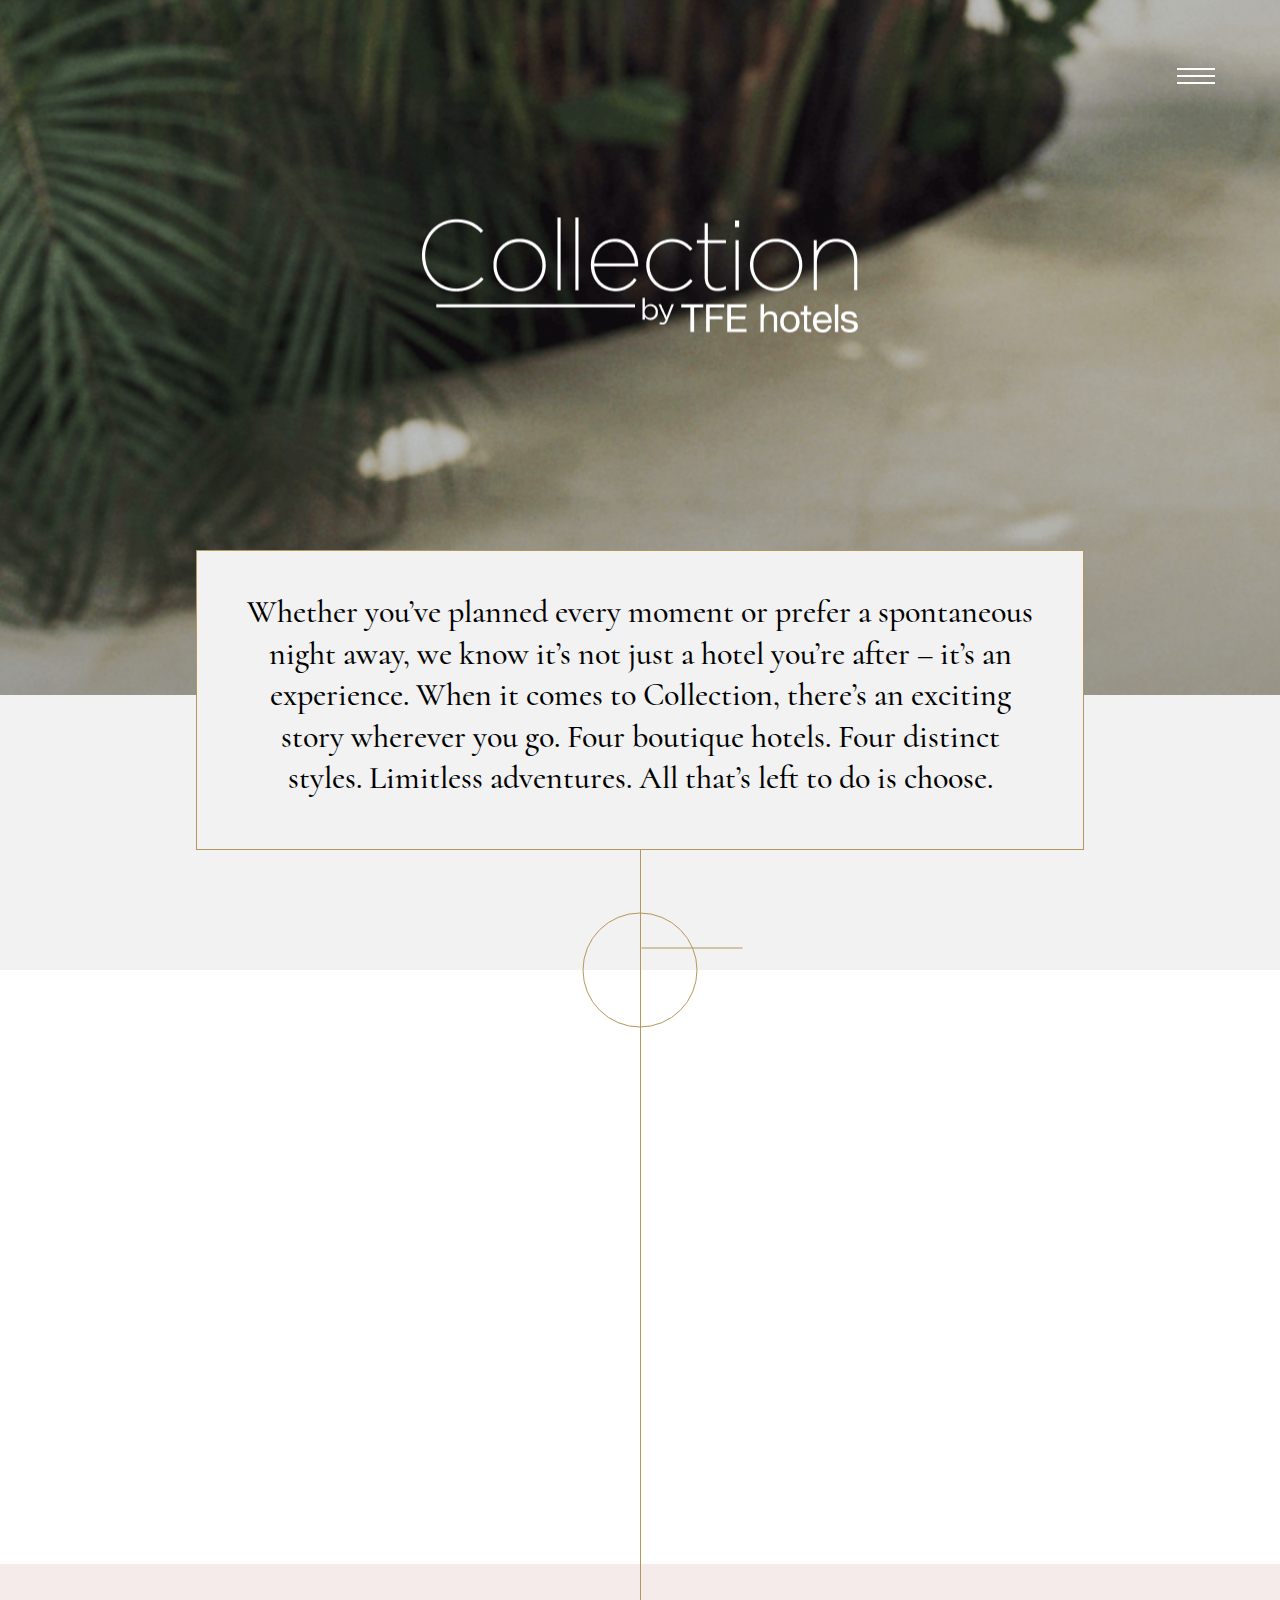
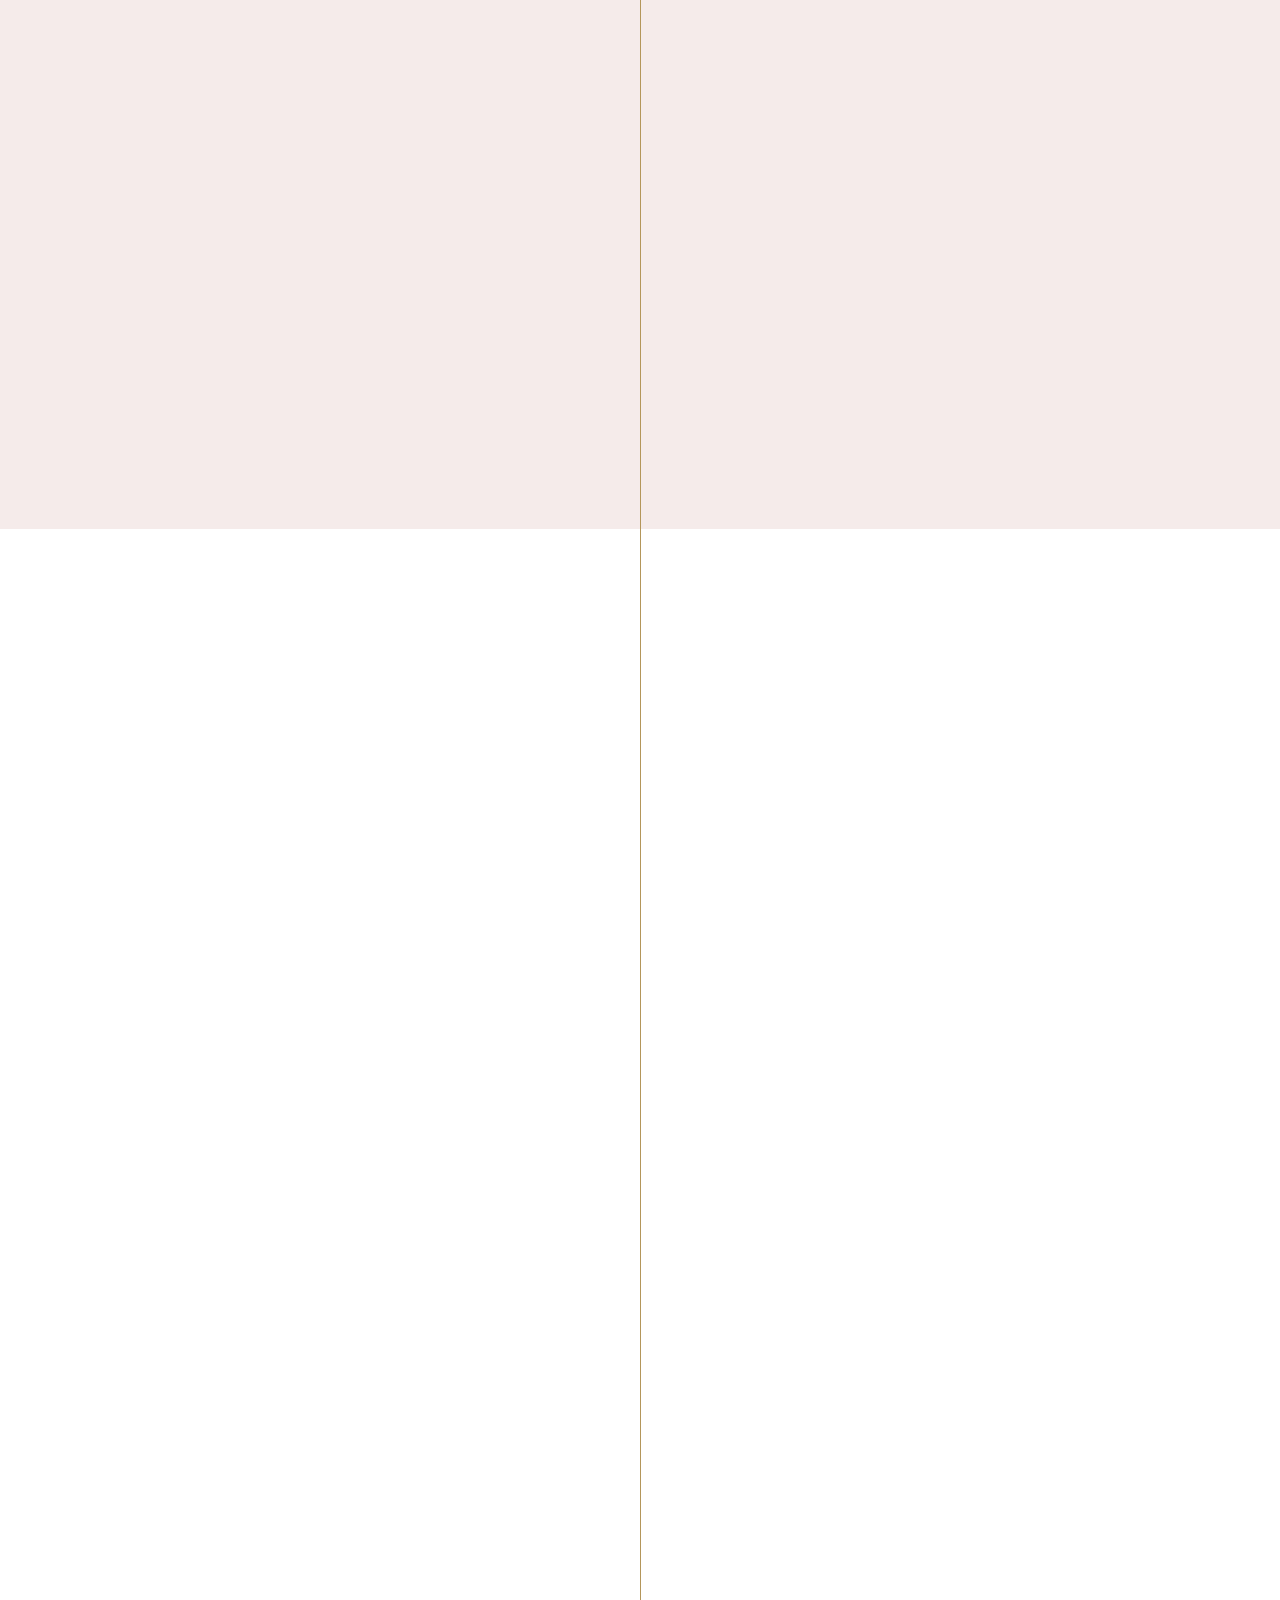
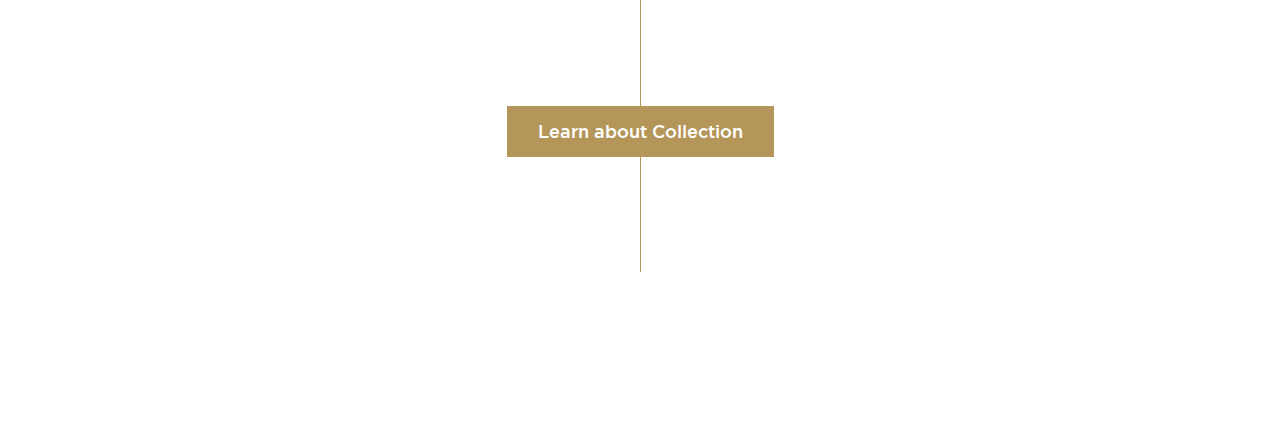
<file: hotels.html>
<!doctype html>
<html lang="en">

<head>
	<!-- Required meta tags -->
	<meta charset="utf-8">
	<meta name="viewport" content="width=device-width, initial-scale=1, shrink-to-fit=no">

	<!-- CSS -->
	<!-- <link rel="stylesheet" href="https://stackpath.bootstrapcdn.com/bootstrap/4.5.0/css/bootstrap.min.css" crossorigin="anonymous" /> -->
	<link rel="stylesheet" href="css/bootstrap.min.css" crossorigin="anonymous" />
	<!-- <link rel="stylesheet" href="//cdn.jsdelivr.net/npm/slick-carousel@1.8.1/slick/slick.css" /> -->
	<link rel="stylesheet" href="css/slick.css" />
	<link rel="stylesheet" href="css/app.css" />
	<link rel="stylesheet" href="css/responsive.css" />

	<!-- Favicon -->
	<link rel="icon" type="image/x-icon" href="favicon.ico">

	<title>Our Hotels - Collection by TFE Hotels</title>
</head>

<body id="top">
	<div class="page-loader"></div>

	<div class="page">

		<header class="site-header">
			<button class="sidebar-toggler" type="button">
				<span class="hamburger-icon">
					<i class="bar"></i>
					<i class="bar"></i>
					<i class="bar"></i>
					<i class="bar"></i>
				</span>
				<span class="menu-line"></span>
				<span class="menu-circle"></span>
			</button>
			<div class="overlay"></div>
			<nav class="sidebar">
				<ul class="navbar-nav">
					<li class="nav-item">
						<a class="nav-link" href="index.html">Home <span class="sr-only">(current)</span></a>
					</li>
					<li class="nav-item active">
						<a class="nav-link " href="hotels.html">Our Hotels</a>
					</li>
					<li class="nav-item">
						<a class="nav-link" href="#!">eClub</a>
					</li>
					<li class="nav-item">
						<a class="nav-link" href="#!">In the press</a>
					</li>
					<li class="nav-item dropdown">
						<span class="nav-link dropdown-toggle" id="navbarDropdown" role="button" data-toggle="dropdown" aria-haspopup="true"
							aria-expanded="false">
							Reserve a room
						</span>
						<div class="dropdown-menu" aria-labelledby="navbarDropdown">
							<a class="dropdown-item" href="#!">The Calile Hotel</a>
							<a class="dropdown-item" href="#!">Hotel Kurrajong</a>
							<a class="dropdown-item" href="#!">The Savoy on Little Collins</a>
							<a class="dropdown-item" href="#!">The Hotel Britomart</a>
						</div>
					</li>
				</ul>
			</nav>
		</header>

		<main class="site-main">
			<div class="banner">
				<div class="bg-img parallax reveal reveal-fade">
					<div class="parallax-inner">

						<!-- <div class="video-container">
							<video autoplay="autoplay" muted loop>
								<source src="media/dummy-video.mp4" />
							</video>
						</div> -->

						<div class="img-container">
							<img src="images/hotel-hero.png" alt="Hotels Hero Image">
						</div>

					</div>
				</div>
				<div class="banner-inner">
					<div class="banner-texture"></div>
					<div class="banner-logo">
						<figure><img src="images/logo.png" alt="Collection by TFE Hotels"></figure>
					</div>
					<div class="banner-intro">
						<div class="bg-intro"></div>
						<div class="intro-top">
							<div class="container">
								<div class="intro-text reveal reveal-fade" data-delay="">
									<div class="content reveal reveal-slideUp">
										<h1 class="h2">Whether you’ve planned every moment or prefer a spontaneous night away, we know it’s not just a hotel you’re after – it’s an experience. When it comes to Collection, there’s an exciting story wherever you go. Four boutique hotels. Four distinct styles. Limitless adventures. All that’s left to do is choose.</h1>
									</div>
									<div class="graphic-line graphic-line-main">
										<span class="graphic"></span>
									</div>
								</div>
							</div>
						</div>
					</div>
				</div>
			</div>

			<div class="intro-bar">
				<div class="spacer pin-spacer-start"></div>
				<div class="graphic-circle pin-circle pin-circle-start">
					<span class="graphic graphic-lg">
						<span class="circle-line"></span>
					</span>
					<span class="graphic graphic-sm">
						<a href="#top" class="back-to-top scroll-to">
							<svg width="16" height="8" viewBox="0 0 16 8" fill="none" xmlns="http://www.w3.org/2000/svg">
								<path fill-rule="evenodd" clip-rule="evenodd"
									d="M2.05144 7.2332C1.71148 7.51787 1.17227 7.5122 0.847075 7.22054C0.521884 6.92888 0.53386 6.46167 0.873824 6.17701L7.83807 0.345523C8.17804 0.0608561 8.71725 0.0665249 9.04244 0.358185L15.7041 6.33292C16.0293 6.62457 16.0173 7.09178 15.6773 7.37645C15.3374 7.66111 14.7981 7.65545 14.4729 7.36379L8.4002 1.91721L2.05144 7.2332Z"
									fill="#B4965A" />
							</svg>
						</a>
					</span>
				</div>
				<!-- <div class="back-to-top pin-circle">
			</div> -->
			</div>

			<div class="section sec-collect sec-collect-hotel alt-rev" style="background-color: #fff;">


				<div class="collect-item" style="background-color:#fff;">
					<div class="container">
						<div class="collect-inner">
							<div class="collect-bg  reveal reveal-fade" style="background-color:rgba(235, 215, 214, 0.5);"></div>
							<div class="row">
								<div class="col col-img col-12 col-md-6">
									<div class="collect-img collect-img-less-bottom-margin">
										<div class="collect-slider reveal reveal-slideUp">
											<div>
												<img src="images/hotel-1.png" alt="Distinct style at every turn">
											</div>
											<div>
												<img src="images/events-you-will-never-forget-new.jpg" alt="Distinct style at every turn">
											</div>
											<div>
												<img src="images/events-you-will-never-forget-new-croped.jpg" alt="Distinct style at every turn">
											</div>
											<div>
												<img src="images/events-you-will-never-forget.jpg" alt="Distinct style at every turn">
											</div>
										</div>
									</div>
								</div>
								<div class="col col-text col col-12 col-md-6">
									<div class="collect-text">
										<div class="collect-title reveal reveal-slideUp">
											<h3>The Calile Hotel</h3>
										</div>
										<div class="collect-separator reveal reveal-slideUp"></div>
										<div class="collect-location reveal reveal-slideUp">
											<h4 class="h6">BRISBANE</h4>
										</div>
										<div class="collect-dscr reveal reveal-slideUp">
											<p>You’d be forgiven for thinking this Brisbane hotel was a Californian oasis. Find your sanctuary amongst the grand architecture and cosy rooms, or spend hours lazing poolside – the perfect place to slow down, socialise or just exhale.</p>
										</div>
										<div class="collect-cta reveal reveal-slideUp">
											<a href="#!" class="btn btn-secondary">Find your space</a>
										</div>
									</div>
								</div>
							</div>
						</div>
					</div>
				</div>

				<div class="collect-item" style="background-color:   rgba(235, 215, 214, 0.5);">
					<div class="container">
						<div class="collect-inner layout-box">
							<div class="collect-bg  reveal reveal-fade" style="background-color: #ffffff;"></div>
							<div class="row">
								<div class="col col-img col-12 col-md-6">
									<div class="collect-img">
										<div class="collect-slider reveal reveal-slideUp">
											<div>
												<img src="images/hotel-2.png" alt="Distinct style at every turn">
											</div>
											<div>
												<img src="images/events-you-will-never-forget-new.jpg" alt="Distinct style at every turn">
											</div>
											<div>
												<img src="images/events-you-will-never-forget-new-croped.jpg" alt="Distinct style at every turn">
											</div>
											<div>
												<img src="images/events-you-will-never-forget.jpg" alt="Distinct style at every turn">
											</div>
										</div>
									</div>
								</div>
								<div class="col col-text col-12 col-md-6">
									<div class="collect-text">
										<div class="collect-title reveal reveal-slideUp">
											<h3>Hotel Kurrajong</h3>
										</div>
										<div class="collect-separator reveal reveal-slideUp"></div>
										<div class="collect-location reveal reveal-slideUp">
											<h4 class="h6">CANBERRA</h4>
										</div>
										<div class="collect-dscr reveal reveal-slideUp">
											<p>A stone’s throw from Parliament House, this elegant hotel has been a favourite amongst Canberra’s political elite since 1926. If walls could talk, those of Hotel Kurrajong would have endless stories to tell.</p>
										</div>
										<div class="collect-cta reveal reveal-slideUp">
											<a href="#!" class="btn btn-secondary">Explore more</a>
										</div>
									</div>
								</div>
							</div>
						</div>
					</div>
				</div>

				<div class="collect-item" style="background-color:#fff;">
					<div class="container">
						<div class="collect-inner">
							<div class="collect-bg reveal reveal-fade" style="background-color:rgba(180, 150, 90, 0.15);"></div>
							<div class="row">
								<div class="col col-img col-12 col-md-6">
									<div class="collect-img collect-img-less-bottom-margin">
										<div class="collect-slider reveal reveal-slideUp">
											<div>
												<img src="images/hotel-3.png" alt="Distinct style at every turn">
											</div>
											<div>
												<img src="images/events-you-will-never-forget-new.jpg" alt="Distinct style at every turn">
											</div>
											<div>
												<img src="images/events-you-will-never-forget-new-croped.jpg" alt="Distinct style at every turn">
											</div>
											<div>
												<img src="images/events-you-will-never-forget.jpg" alt="Distinct style at every turn">
											</div>
										</div>
									</div>
								</div>
								<div class="col col-text col col-12 col-md-6">
									<div class="collect-text">
										<div class="collect-title reveal reveal-slideUp">
											<h3>The Savoy Hotel on Little Collins</h3>
										</div>
										<div class="collect-separator reveal reveal-slideUp"></div>
										<div class="collect-location reveal reveal-slideUp">
											<h4 class="h6">MELBOURNE</h4>
										</div>
										<div class="collect-dscr reveal reveal-slideUp">
											<p>Exuding elegance and old-world charm, The Savoy on Little Collins is one of Melbourne’s most fascinating stays. If you listen closely, you might hear the stories of its famous patrons, Louis Armstrong, Nat King Cole and Ella Fitzgerald.</p>
										</div>
										<div class="collect-cta reveal reveal-slideUp">
											<a href="#!" class="btn btn-secondary">Discover more</a>
										</div>
									</div>
								</div>
							</div>
						</div>
					</div>
				</div>

				<div class="collect-item" style="background-color:#fff;">
					<div class="container">
						<div class="collect-inner">
							<div class="collect-bg reveal reveal-fade" style="background-color: rgba(134, 131, 99, 0.25);"></div>
							<div class="row">
								<div class="col col-img col-12 col-md-6">
									<div class="collect-img collect-img-no-bottom-margin">
										<div class="collect-slider reveal reveal-slideUp">
											<div>
												<img src="images/hotel-4.png" alt="Distinct style at every turn">
											</div>
											<div>
												<img src="images/events-you-will-never-forget-new.jpg" alt="Distinct style at every turn">
											</div>
											<div>
												<img src="images/events-you-will-never-forget-new-croped.jpg" alt="Distinct style at every turn">
											</div>
											<div>
												<img src="images/events-you-will-never-forget.jpg" alt="Distinct style at every turn">
											</div>
										</div>
									</div>
								</div>
								<div class="col col-text col-12 col-md-6">
									<div class="collect-text collect-img-more-top-margin">
										<div class="collect-title reveal reveal-slideUp">
											<h3>The Hotel Britomart</h3>
										</div>
										<div class="collect-separator reveal reveal-slideUp"></div>
										<div class="collect-location reveal reveal-slideUp">
											<h4 class="h6">AUCKLAND</h4>
										</div>
										<div class="collect-dscr reveal reveal-slideUp">
											<p>Soulful, smart and sustainable. The Hotel Britomart is New Zealand’s first 5 Green Star Building, set in the centre of a buzzing precinct of plant-lined streets. Every inch is thoughtfully designed with guests and the environment in mind.  </p>
										</div>
										<div class="collect-cta reveal reveal-slideUp">
											<a href="#!" class="btn btn-secondary">Take a look</a>
										</div>
									</div>
								</div>
							</div>
						</div>
					</div>
				</div>

				<div class="learn-about-collection-cta"> 
					<a href="index.html" class="btn btn-secondary">Learn about Collection</a>
				</div>

			</div>

			<!-- <div id="trigger1" class="spacer s0"></div>
			<svg version="1.1" xmlns="http://www.w3.org/2000/svg" width="350" height="200">
				<path id="word" style="stroke-linecap: round; stroke-linejoin: round; stroke-dasharray: 1009.23px; stroke-dashoffset: 1009.23px;" fill="none"
					stroke="#000000" stroke-width="5" d="M22.328,70.018c9.867-7.4,10.724,20.434,13.014,28.694c-0.08-9.105-1.308-31.463,11.936-31.886
				c11.313-0.361,17.046,19.368,16.367,28.098c-1.432-10.289,6.234-30.682,18.163-25.671c11.505,4.833,8.682,26.772,20.071,31.964
				c13.06,5.953,14.854-8.305,19.734-17.017c7.188-12.836,4.933-15.417,29.6-14.8c-8.954-3.842-37.42,1.728-28.539,20.1
				c5.823,12.045,34.911,12.583,30.018-8.873c-5.385,17.174,24.01,23.104,24.01,9.123c0-9.867,3.816-15.937,16.034-18.5
				c8.359-1.754,18.982,4.754,25.9,9.25c-10.361-4.461-51.941-13.776-37.749,12.357c9.435,17.372,50.559,2.289,33.477-6.063
				c-2.871,19.008,32.415,31.684,30.695,54.439c-2.602,34.423-66.934,24.873-79.302,2.134c-13.11-24.101,38.981-36.781,54.798-40.941
				c8.308-2.185,42.133-12.162,25.88-25.587c-2.779,17.058,19.275,28.688,29.963,12.911c6.862-10.131,6.783-25.284,30.833-19.117
				c-9.404-0.429-32.624-0.188-32.864,18.472c-0.231,17.912,21.001,21.405,40.882,11.951"></path>
				<path id="dot" style="stroke-linecap: round; stroke-linejoin: round; stroke-dasharray: 44.2974px; stroke-dashoffset: 44.2974px;" fill="none"
					stroke="#000000" stroke-width="5" d="M247.003,38.567c-7.423,1.437-11.092,9.883-1.737,11.142c14.692,1.978,13.864-13.66,1.12-8.675"></path>
			</svg>
			<svg id="eclipse" width="115" height="115" viewBox="0 0 115 115" fill="none" xmlns="http://www.w3.org/2000/svg">
				<circle cx="57.5" cy="57.5" r="57" stroke="#BCBCBC" />
			</svg> -->


		</main>

		<footer class="site-footer reveal reveal-fade">
			<div class="spacer pin-spacer-end"></div>
			<div class="container">
				<div class="">
					<h6>Collection is a portfolio of beautiful hotels by TFE Hotels.</h6>
					<ul class="nav-footer">
						<li><a href="#!" title="Our Hotels">Our Hotels</a></li>
						<li><a href="#!" title="Contact Us">Contact Us</a></li>
						<li><a href="#!" title="Privacy">Privacy</a></li>
						<li><a href="#!" title="Terms &amp; Legal">Terms &amp; Legal</a></li>
						<li><a href="#!" title="eClub sign up">eClub sign up</a></li>
						<li><a href="#!" title="In the Press">In the Press</a></li>
					</ul>
				</div>
			</div>
		</footer>

	</div>

	<!-- JavaScript -->
	<!-- <script src="https://code.jquery.com/jquery-3.5.1.slim.min.js" crossorigin="anonymous"></script> -->
	<!-- <script src="js/jquery-3.5.1.slim.min.js" crossorigin="anonymous"></script> -->
	<script>
		// var hgt = $('.intro-bottom').outerHeight() + ($('.intro-text').outerHeight() / 2) + 40;
		// $('.banner-intro').height(hgt);
	</script>
	<!-- If jQuery-Slim does not work then replace with below jQuery -->
	<script src="https://code.jquery.com/jquery-3.5.1.min.js" crossorigin="anonymous"></script>
	<!-- <script src="https://stackpath.bootstrapcdn.com/bootstrap/4.5.0/js/bootstrap.bundle.min.js" crossorigin="anonymous"></script> -->
	<script src="js/bootstrap.bundle.min.js" crossorigin="anonymous"></script>
	<!-- <script src="//cdnjs.cloudflare.com/ajax/libs/ScrollMagic/2.0.7/ScrollMagic.min.js"></script> -->
	<script src="js/TweenMax.min.js"></script>
	<script src="js/ScrollMagic.min.js"></script>
	<!-- <script src="js/debug.addIndicators.min.js"></script> -->
	<script src="js/animation.gsap.js"></script>
	<!-- <script src="//cdn.jsdelivr.net/npm/slick-carousel@1.8.1/slick/slick.min.js"></script> -->
	<script src="js/slick.min.js"></script>
	<script src="js/jquery.easing.min.js" async></script>
	<script src="js/app.js"></script>
</body>

</html>
</file>
<file: css/app.css>
/* 
    *** Font-face
*/
@font-face {
  font-family: "Cormorant";
  src: url("../fonts/Cormorant-Medium.eot");
  src: url("../fonts/Cormorant-Medium.eot?#iefix") format("embedded-opentype"),
    url("../fonts/Cormorant-Medium.woff2") format("woff2"),
    url("../fonts/Cormorant-Medium.woff") format("woff"),
    url("../fonts/Cormorant-Medium.ttf") format("truetype"),
    url("../fonts/Cormorant-Medium.svg#Cormorant-Medium") format("svg");
  font-weight: 500;
  font-style: normal;
  font-display: swap;
}

@font-face {
  font-family: "Gotham";
  src: url("../fonts/Gotham-Book.eot");
  src: url("../fonts/Gotham-Book.eot?#iefix") format("embedded-opentype"),
    url("../fonts/Gotham-Book.woff2") format("woff2"),
    url("../fonts/Gotham-Book.woff") format("woff"),
    url("../fonts/Gotham-Book.ttf") format("truetype"),
    url("../fonts/Gotham-Book.svg#Gotham-Book") format("svg");
  font-weight: 400;
  font-style: normal;
  font-display: swap;
}

@font-face {
  font-family: "Gotham";
  src: url("../fonts/Gotham-Medium.eot");
  src: url("../fonts/Gotham-Medium.eot?#iefix") format("embedded-opentype"),
    url("../fonts/Gotham-Medium.woff2") format("woff2"),
    url("../fonts/Gotham-Medium.woff") format("woff"),
    url("../fonts/Gotham-Medium.ttf") format("truetype"),
    url("../fonts/Gotham-Medium.svg#Gotham-Medium") format("svg");
  font-weight: 500;
  font-style: normal;
  font-display: swap;
}

/* 
    *** Global CSS 
*/
html {
  font-size: 10px;
}
body {
  font-family: "Gotham", sans-serif;
  font-size: 1.6rem;
  font-weight: 400;
  line-height: 150%;
}

h1,
.h1,
h2,
.h2,
h3,
.h3,
h4,
.h4,
h5,
.h5,
h6,
.h6 {
  font-family: "Cormorant", serif;
  font-weight: 500;
}

h1,
.h1 {
  font-size: 4rem;
  line-height: 110%;
}
h2,
.h2 {
  font-size: 3.4rem;
  line-height: 121%;
}
h3,
.h3 {
  font-size: 3.8rem;
  line-height: 121%;
}
h4,
.h4 {
  font-size: 2.7rem;
  line-height: 122%;
}
h5,
.h5 {
  font-size: 2rem;
  line-height: 133%;
}
h6,
.h6 {
  font-family: "Gotham", sans-serif;
  font-size: 1.6rem;
  line-height: 133%;
}

p {
  /* margin-top: 3rem; */
  margin-bottom: 2rem;
  /* Don't give font size here instead use body tag */
}

a {
  color: inherit; /* Replace with required color */
  transition: all 350ms ease;
}
a:hover,
a:focus {
  color: #b4965a;
  text-decoration: none;
}

:focus {
  outline: none;
}

img {
  max-width: 100%;
}

/* Global classes */
.section {
  padding: 5rem 0;
}

/*
	*** Bootstrap Overwrites
	update according to requirement
*/

.btn {
  font-family: "Gotham", sans-serif;
  font-size: 1.8rem;
  font-weight: 500;
  line-height: 160%;
  padding: 10px 30px;
  border-radius: 0;
}

.btn.focus,
.btn:focus {
  box-shadow: none;
}

.btn-primary {
  background-color: #000;
  border-color: #000;
}
.btn-primary:hover,
.btn-primary:focus {
  background-color: #b4965a;
  border-color: #b4965a;
  box-shadow: none;
}
.btn-primary:not(:disabled):not(.disabled).active:focus,
.btn-primary:not(:disabled):not(.disabled):active:focus {
  background-color: #b4965a;
  border-color: #b4965a;
  box-shadow: none;
}

.btn-secondary {
  background-color: #b4965a;
  border-color: #b4965a;
}
.btn-secondary:hover,
.btn-secondary:focus {
  background-color: #000;
  border-color: #000;
  box-shadow: none;
}
.btn-secondary:not(:disabled):not(.disabled).active:focus,
.btn-secondary:not(:disabled):not(.disabled):active:focus {
  background-color: #000;
  border-color: #000;
  box-shadow: none;
}

/* 
    *** Header CSS 
*/
.site-header {
}
.sidebar {
  position: fixed;
  top: 0;
  right: 0;
  width: 500px;
  height: 100vh;
  background-color: #0d0d0d;
  color: #fff;
  font-family: "Cormorant", serif;
  z-index: 25;
  padding: 13.5rem 12rem 5rem 2rem;
  opacity: 0;
  -webkit-transform: translateX(100%);
  transform: translateX(100%);
  -webkit-transition: transform 350ms cubic-bezier(0.6, 0.05, 0.28, 0.91),
    opacity 350ms cubic-bezier(0.6, 0.05, 0.28, 0.91);
  transition: transform 350ms cubic-bezier(0.6, 0.05, 0.28, 0.91),
    opacity 350ms cubic-bezier(0.6, 0.05, 0.28, 0.91);
  overflow-x: hidden;
  overflow-y: auto;
}
.sidebar.active {
  opacity: 1;
  -webkit-transform: translateX(0);
  transform: translateX(0);
}

.sidebar .dropdown-toggle::after {
  display: none;
}

.sidebar .navbar-nav {
  text-align: right;
  font-size: 3.2rem;
  font-weight: 500;
  line-height: 155%;
}
.sidebar .nav-link {
  display: inline-block;
  position: relative;
  opacity: 0.8;
}
.sidebar span.nav-link {
  cursor: auto;
}
.sidebar .nav-link::before {
  content: "";
  position: absolute;
  top: 75%;
  right: 0;
  width: 100%;
  height: 1px;
  background-color: #fff;
  transition: all 350ms ease;
}
.sidebar a.nav-link:focus,
.sidebar a.nav-link:hover,
.sidebar .nav-item.active a.nav-link {
  color: #b4965a;
  opacity: 1;
}
.sidebar a.nav-link:focus::before,
.sidebar a.nav-link:hover::before,
.sidebar .nav-item.active a.nav-link::before {
  background-color: #b4965a;
}

.sidebar .navbar-nav .dropdown-menu {
  position: static !important;
  transform: none !important;
  display: block !important;
  background-color: transparent;
  text-align: right;
  font-size: 2.7rem;
  line-height: 150%;
  padding: 0 1.8rem 0 0;
}
.sidebar .navbar-nav .dropdown-item {
  white-space: normal;
  padding: 0.85rem 3rem 0.85rem 0;
  color: #fff;
  position: relative;
  opacity: 0.8;
}
.sidebar .navbar-nav .dropdown-item::after {
  content: "";
  position: absolute;
  top: 35%;
  width: 14px;
  height: 14px;
  border: solid #fff;
  border-width: 0 0 1px 1px;
  margin-left: 15px;
  transform: rotate(45deg);
  transition: all 350ms ease;
}
.sidebar .navbar-nav .dropdown-item:hover,
.sidebar .navbar-nav .dropdown-item:focus {
  opacity: 1;
  background-color: transparent;
  color: #b4965a;
}
.sidebar .navbar-nav .dropdown-item:hover::after,
.sidebar .navbar-nav .dropdown-item:focus::after {
  border-color: #b4965a;
}

.sidebar-toggler {
  position: fixed;
  top: 6rem;
  right: 6.5rem;
  z-index: 30;
  /* width: 38px;
  height: 16px; */
  padding: 8px 0;
  background: none;
  border: none;
}
.sidebar-toggler .menu-line {
  display: block;
  position: absolute;
  top: 40px;
  left: 50%;
  width: 1px;
  height: 80vh;
  background-color: #fff;
  opacity: 0;
  height: 0;
  transition: all 200ms cubic-bezier(0.6, 0.05, 0.28, 0.91);
}
.sidebar-toggler:hover,
.sidebar-toggler:focus {
  outline: none;
}
.sidebar-toggler .menu-circle {
  width: 50px;
  height: 50px;
  position: absolute;
  border-radius: 50%;
  border: 1px solid #fff;
  top: -9px;
  left: -6px;
  opacity: 0;
  visibility: hidden;
  transition: all 200ms cubic-bezier(0.6, 0.05, 0.28, 0.91);
}
/* .sidebar-toggler:hover .menu-circle,
.sidebar-toggler:focus .menu-circle {
  border-color: #b4965a;
} */

.hamburger-icon {
  position: relative;
  width: 38px;
  height: 16px;
  display: block;
}
.hamburger-icon .bar {
  background-color: #fff;
  position: absolute;
  width: 100%;
  height: 2px;
  left: 0;
  transition: all 200ms ease;
}
.hamburger-icon .bar:nth-of-type(1) {
  top: 0;
}
.hamburger-icon .bar:nth-of-type(2),
.hamburger-icon .bar:nth-of-type(3) {
  top: 50%;
  margin-top: -1px;
}
.hamburger-icon .bar:nth-of-type(4) {
  top: 100%;
  margin-top: -2px;
}

.sidebar-toggler:hover,
.sidebar-toggler:focus {
  outline: none;
}
.sidebar-toggler:hover .bar {
  background-color: #b4965a;
}

.sidebar-active .hamburger-icon .bar:nth-of-type(1),
.sidebar-active .hamburger-icon .bar:nth-of-type(4) {
  top: 50%;
  left: 50%;
  margin-top: -1px;
  width: 0%;
}
.sidebar-active .hamburger-icon .bar:nth-of-type(2) {
  -webkit-transform: rotate(45deg);
  -moz-transform: rotate(45deg);
  -o-transform: rotate(45deg);
  transform: rotate(45deg);
}
.sidebar-active .hamburger-icon .bar:nth-of-type(3) {
  -webkit-transform: rotate(-45deg);
  -moz-transform: rotate(-45deg);
  -o-transform: rotate(-45deg);
  transform: rotate(-45deg);
}
.sidebar-active .sidebar-toggler .menu-circle {
  transition-delay: 350ms;
  opacity: 1;
  visibility: visible;
}
.sidebar-active .sidebar-toggler .menu-line {
  transition-delay: 500ms;
  opacity: 1;
  height: 80vh;
}

.overlay {
  position: fixed;
  top: 0;
  left: 0;
  width: 100%;
  height: 100%;
  background-color: #000;
  z-index: 20;
  opacity: 0;
  visibility: hidden;
  transition: all 200ms ease;
}
.sidebar-active .overlay {
  opacity: 0.2;
  visibility: visible;
}

/* 
    *** Footer CSS 
*/
.site-footer {
  padding: 7rem 0 4.25rem;
  text-align: center;
  position: relative;
}
.nav-footer {
  margin: 1.5rem 0;
  padding: 0;
}
.nav-footer li {
  display: inline-block;
}
.nav-footer li::after {
  content: "|";
  margin: 0 2.8rem 0 3.2rem;
}
.nav-footer li:last-of-type::after {
  display: none;
}
.pin-spacer-end {
  margin: 0 0 10rem;
}

/*
    *** Parallax
*/
.parallax-inner {
  position: relative;
  height: 180%;
  top: -100%;
}
.parallax-inner .img-container,
.parallax-inner .video-container {
  height: 100%;
  position: relative;
}
.parallax-inner img,
.parallax-inner video {
  /* height: 100%; */
  min-height: 100%;
  position: absolute;
  top: 50%;
  left: 50%;
  transform: translate(-50%, -50%);
  width: auto;
  max-width: none;
}

/*
    *** Reveal animation
*/
.reveal-fade {
  opacity: 0;
  -webkit-transition: all 1000ms ease-in-out;
  -moz-transition: all 1000ms ease-in-out;
  -ms-transition: all 1000ms ease-in-out;
  -o-transition: all 1000ms ease-in-out;
  transition: all 1000ms ease-in-out;
}
.reveal-fade.visible {
  opacity: 1;
}

.reveal-slideUp {
  opacity: 0;
  -webkit-transform: translateY(8rem);
  -moz-transform: translateY(8rem);
  -ms-transform: translateY(8rem);
  -o-transform: translateY(8rem);
  transform: translateY(8rem);
  -webkit-transition: all 600ms ease-out;
  -moz-transition: all 600ms ease-out;
  -ms-transition: all 600ms ease-out;
  -o-transition: all 600ms ease-out;
  transition: all 600ms ease-out;
}
.reveal-slideUp.visible {
  opacity: 1;
  -webkit-transform: translateY(0);
  -moz-transform: translateY(0);
  -ms-transform: translateY(0);
  -o-transform: translateY(0);
  transform: translateY(0);
}

/* 
    *** Page CSS 
*/
body {
  overflow-x: hidden;
}
.page {
  overflow-x: hidden;
  /* overflow-y: scroll; */
}
.banner {
  position: relative;
  height: 100vh;
  width: 100%;
  /* overflow: hidden; */
}
.banner .bg-img {
  width: 102%;
  height: 100%;
  background-repeat: no-repeat;
  background-size: cover;
  background-position: 50% 100%;
  /* position: relative; */
  position: absolute;
  top: 0;
  left: -1%;
}
.banner-inner {
  height: 100%;
  display: flex;
  flex-direction: column;
  align-items: stretch;
}
.banner .banner-logo {
  position: relative;
  flex: 1 0 auto;
}
.banner .banner-logo figure {
  position: absolute;
  top: 50%;
  left: 50%;
  transform: translate(-50%, -50%);
}

.banner-texture {
  position: absolute;
  top: 0;
  left: 0;
  height: 100%;
  width: 100%;
  background-color: #fff;
  opacity: 0;
}

.content {
  position: relative;
  z-index: 3;
}

.intro {
  /* padding-top: 14.5rem; */
  display: flex;
  flex-direction: column;
  justify-content: flex-end;
  /* height: 344px; */
  position: relative;
}
.bg-intro {
  position: absolute;
  left: 0;
  bottom: 0;
  width: 100%;
  /* height: 100%; */
  height: 205px;
  background-color: #f2f2f2;
  /* z-index: 1; */
}
.intro-text {
  background-color: #f2f2f2;
  border: 1px solid #b4965a;
  color: #000;
  padding: 5rem 8rem 7rem;
  text-align: center;
  /* margin: -10rem auto 3rem; */
  margin: 0 auto 3rem;
  position: relative;
  width: 90%;
  max-width: 1015px;
}
.intro-text h1 {
  margin: 0;
  line-height: 130%;
}
.intro-cta {
  position: absolute;
  bottom: 0;
  left: 0;
  width: 100%;
  transform: translateY(50%);
}
.intro-top {
  /* position: absolute;
  bottom: 12rem; */
  width: 100%;
  padding: 0 0 2rem;
}
.intro-bar {
  position: relative;
  padding: 2rem 0 5rem;
  background-color: #f2f2f2;
}
.intro-loc {
  margin-bottom: 3rem;
  text-align: center;
}
.intro-loc ul {
  list-style: none;
  padding: 0;
  margin: 0;
  font-weight: 500;
  letter-spacing: 0.2rem;
}
.intro-loc ul li {
  display: inline-block;
  margin: 0 5rem;
  min-width: 125px;
  text-align: right;
}

.graphic-circle {
  position: absolute;
  top: 100%;
  left: 50%;
  transform: translate(-50%, -50%);
  z-index: 1;
}
.graphic-circle .graphic-lg {
  display: block;
  width: 115px;
  height: 115px;
  border: 1px solid #b4965a;
  border-radius: 50%;
  transform: scale(1);
  transform-origin: bottom;
  -webkit-transition: all 200ms ease-out;
  -moz-transition: all 200ms ease-out;
  -ms-transition: all 200ms ease-out;
  -o-transition: all 200ms ease-out;
  transition: all 200ms ease-out;
}
.graphic-circle .graphic-sm {
  display: block;
  width: 44px;
  height: 44px;
  margin-left: -22px;
  border-radius: 50%;
  /* border: 1px solid #b4965a; */
  position: absolute;
  bottom: 0;
  left: 50%;
  transform: scale(1.2);
  opacity: 0;
  visibility: hidden;
  -webkit-transition: all 200ms ease-out;
  -moz-transition: all 200ms ease-out;
  -ms-transition: all 200ms ease-out;
  -o-transition: all 200ms ease-out;
  transition: all 200ms ease-out;
}

.back-to-top {
  display: block;
  height: 100%;
  background-color: transparent;
  border-radius: 50%;
  border: 1px solid #b4965a;
  position: relative;
  opacity: 0;
  visibility: hidden;
  -webkit-transition: all 200ms ease-out;
  -moz-transition: all 200ms ease-out;
  -ms-transition: all 200ms ease-out;
  -o-transition: all 200ms ease-out;
  transition: all 200ms ease-out;
}
.back-to-top svg,
.back-to-top img {
  position: absolute;
  top: 50%;
  left: 50%;
  transform: translate(-50%, -50%);
}
.back-to-top svg path {
  -webkit-transition: all 200ms ease-out;
  -moz-transition: all 200ms ease-out;
  -ms-transition: all 200ms ease-out;
  -o-transition: all 200ms ease-out;
  transition: all 200ms ease-out;
}

.back-to-top:hover {
  border-color: #000;
}
.back-to-top:hover svg path {
  fill: #000;
}

.graphic-circle.active-small .graphic-lg {
  transform: scale(0.5);
  opacity: 0;
  visibility: hidden;
  /* width: 44px;
  height: 44px;
  transform: translateY(60px); */
}
.graphic-circle.active-small .graphic-sm {
  transform: scale(1);
  opacity: 1;
  visibility: visible;
}
.graphic-circle.active-small .back-to-top {
  opacity: 1;
  visibility: visible;
}

.circle-line {
  position: absolute;
  top: 30%;
  left: 50%;
  width: 90%;
  height: 1px;
  margin: 0 0 0 1px;
  background-color: #b4965a;
}


.graphic-line-main {
  position: absolute;
  top: 100%;
  left: 50%;
  z-index: 1;
}
.graphic-line-main .graphic {
  display: block;
  width: 1px;
  height: 100vh;
  background-color: #b4965a;
  /* border: 1px solid #b4965a; */
}

/* .back-to-top {
  width: 44px;
  height: 44px;
  border: 1px solid #b4965a;
  border-radius: 50%;
  position: absolute;
  top: 70px;
  left: 50%;
  transform: translate(-50%, 0);
} */

/* Collection styles */
.sec-collect {
  padding: 3rem 0 0;
  position: relative;
}

.collect-item {
  position: relative;
}
.collect-item .collect-inner {
  position: relative;
  /* z-index: 3; */
}
.collect-item .collect-bg {
  background-color: #eee;
  position: absolute;
  top: 0;
  left: 0;
  width: 100%;
  height: 100%;
}
.collect-item .collect-bg::before,
.collect-item .collect-bg::after {
  content: "";
  background-color: inherit;
  display: block;
  height: 100%;
  width: 1000%;
  position: absolute;
  top: 0;
  /* display: none; */
}
.collect-item .collect-bg::before {
  right: 100%;
}
.collect-item .collect-bg::after {
  left: 100%;
}

.collect-item .collect-text {
  padding: 16rem 5.5rem 5.5rem;
}
.collect-item .collect-separator {
  /* padding-left: 15%; */
  height: 1px;
  margin: 2rem 0 3rem;
  position: relative;
}
.collect-item .collect-separator::before {
  content: "";
  display: inline-block;
  vertical-align: top;
  height: 100%;
  background-color: #bbb;
  width: 150%;
  position: absolute;
  top: 0;
}
.collect-item .collect-title {
  margin: 0 0 2rem;
}
.collect-item .collect-location {
  margin: 2rem 0;
  letter-spacing: 0.2rem;
  color: #c0a878;
}
.collect-item .collect-dscr {
  line-height: 185%;
  margin: 0 0 2.25rem;
}
.collect-item .collect-cta .btn {
  min-width: 225px;
}

.collect-item .collect-img {
  padding: 12rem 5.5rem 0;
  margin-bottom: -9rem;
  position: relative;
  z-index: 3;
}
.collect-item .collect-img figure {
  margin: 0;
}
.collect-item .collect-img img {
  width: 100%;
}

.collect-item:first-of-type .collect-inner {
  /* display: none; */
}

/* Alternate section: Children of 1st item in regular order */
.alt-reg .collect-item:nth-of-type(2n) .col-img {
  order: 2;
}
.alt-reg .collect-item:nth-of-type(2n) .col-text {
  text-align: right;
}
.alt-reg .collect-item:nth-of-type(2n + 1) .layout-box .collect-bg::before {
  display: none;
}
.alt-reg .collect-item:nth-of-type(2n) .layout-box .collect-bg::after {
  display: none;
}
.alt-reg .collect-item:nth-of-type(2n + 1) .collect-dscr {
  padding-right: 15%;
}
.alt-reg .collect-item:nth-of-type(2n) .collect-dscr {
  padding-left: 15%;
}
.alt-reg .collect-item:nth-of-type(2n + 1) .collect-separator::before {
  right: 0;
}
.alt-reg .collect-item:nth-of-type(2n) .collect-separator::before {
  left: 0;
}

/* Alternate section: Children of 1st item in reverse order */
.alt-rev .collect-item:nth-of-type(2n + 1) .col-img {
  order: 2;
}
.alt-rev .collect-item:nth-of-type(2n + 1) .col-text {
  text-align: right;
}
.alt-rev .collect-item:nth-of-type(2n + 1) .layout-box .collect-bg::after {
  display: none;
}
.alt-rev .collect-item:nth-of-type(2n) .layout-box .collect-bg::before {
  display: none;
}
.alt-rev .collect-item:nth-of-type(2n) .collect-dscr {
  padding-right: 15%;
}
.alt-rev .collect-item:nth-of-type(2n + 1) .collect-dscr {
  padding-left: 15%;
}
.alt-rev .collect-item:nth-of-type(2n + 1) .collect-separator::before {
  left: 0;
}
.alt-rev .collect-item:nth-of-type(2n) .collect-separator::before {
  right: 0;
}

.slick-dots {
  padding: 0;
  margin: 0;
  list-style: none;
  display: flex;
  justify-content: center;
  position: absolute;
  bottom: 3rem;
  width: 100%;
}
.slick-dots li {
  display: inline-block;
  vertical-align: middle;
  margin: 0 4px;
}
.slick-dots button {
  display: block;
  width: 24px;
  height: 24px;
  border-radius: 50%;
  overflow: hidden;
  font-size: 0;
  line-height: 0;
  outline: none;
  background-color: transparent;
  border: 1px solid #fff;
  padding: 0;
  position: relative;
}
.slick-dots button::before {
  content: "";
  display: block;
  width: 85%;
  height: 85%;
  border-radius: 50%;
  position: absolute;
  top: 8%;
  left: 10%;
  background-color: #fff;
  opacity: 0;
}
.slick-dots .slick-active button::before {
  opacity: 1;
}

.text-location {
  letter-spacing: 0.2rem;
}
.sec-title {
  text-align: center;
  margin: 0 auto 2rem;
  display: flex;
  flex-direction: column;
  justify-content: center;
  align-items: center;
}
.sec-title h2,
.sec-title .h2 {
  position: relative;
  letter-spacing: 0.15rem;
  padding: 0 0 2.5rem;
  margin: 0 0 2.5rem;
}
.sec-title h2::after,
.sec-title .h2::after {
  content: "";
  display: block;
  width: 100%;
  height: 1px;
  background-color: #000;
  position: absolute;
  bottom: 0;
}

.sec-discover {
  padding: 15rem 0 10.5rem;
  text-align: center;
  background-color: #bcbcbc;
  color: #fff;
}
.sec-discover figure {
  position: relative;
  height: 125px;
  margin: 0;
}
.sec-discover figure img {
  position: absolute;
  top: 50%;
  left: 50%;
  max-width: 90%;
  max-height: 90%;
  transform: translate(-50%, -50%);
}
.sec-discover .sec-title {
  max-width: 520px;
}
.sec-discover .discover-cta {
  margin: 3rem 0 0;
  position: relative;
  z-index: 1;
}
.sec-discover .sec-title h2::after,
.sec-discover .sec-title .h2::after {
  background-color: #dadada;
}

.sec-box {
  padding: 1px 0;
}
.sec-box .box-inner {
  position: relative;
  padding: 6rem;
}
.sec-box .box-bg {
  /* padding: 2rem; */
  background-color: #f2f2f2;
  position: absolute;
  top: 0;
  left: 0;
  width: 100%;
  height: 100%;
}
.sec-box .box-bg::before,
.sec-box .box-bg::after {
  content: "";
  background-color: inherit;
  display: block;
  height: 100%;
  width: 1000%;
  position: absolute;
  top: 0;
  /* display: none;*/
}
.sec-box .box-bg::before {
  right: 100%;
}
.sec-box .box-bg::after {
  left: 100%;
}
.sec-box .box-left .box-bg::after {
  display: none;
}
.sec-box .box-right .box-bg::before {
  display: none;
}

.sec-instafeed .box-inner {
  margin: -4rem 0 0;
}
.sec-instafeed.sec-box .box-inner {
  min-height: 430px;
}

.page-loader {
  position: fixed;
  top: 0;
  left: 0;
  width: 100%;
  height: 100%;
  background-color: #fff;
  z-index: 1050;
  opacity: 1;
  visibility: visible;
  -webkit-transition: 300ms all cubic-bezier(0.2, 0.84, 0.5, 1);
  -moz-transition: 300ms all cubic-bezier(0.2, 0.84, 0.5, 1);
  -mz-transition: 300ms all cubic-bezier(0.2, 0.84, 0.5, 1);
  -o-transition: 300ms all cubic-bezier(0.2, 0.84, 0.5, 1);
  transition: 300ms all cubic-bezier(0.2, 0.84, 0.5, 1);
}
.loaded .page-loader {
  opacity: 0;
  visibility: hidden;
}


/* hotel page css start */
.sec-collect-hotel {
  padding: 0;
}
.collect-slider .slick-track {
  display: flex;
}
.collect-slider .slick-track .slick-slide {
  height: inherit;
}
.collect-slider .slick-slide img {
  width: 100%;
  height: 100%;
  object-fit: cover;
}
.collect-slider .slick-dots {
  position: absolute;
  bottom: 15px;
}
.collect-item .collect-img-less-bottom-margin {
  margin-bottom: -4.55rem;
}
.collect-item .collect-img.collect-img-no-bottom-margin {
  margin-bottom: 0;
  padding-bottom: 9rem;
  padding-top: 9rem;
}
.collect-item .collect-img-more-top-margin {
  padding-top: 21rem;
}
/* .collect-inner.layout-box::before {
  content: "";
  background-color: inherit;
  display: block;
  height: 100%;
  width: 1000%;
  position: absolute;
  top: 0;
  right: 100%;
} */
.learn-about-collection-cta {
  position: absolute;
  bottom: -23px;
  left: 0;
  right: 0;
  margin: auto;
  text-align: center;
  z-index: 1;
}
/* hotel page css end */

/* articles page start */
.filter-sec {
  max-width: 1015px;
  margin: 0 auto;
  padding-bottom: 3.5rem;
}
.filter-sec .form-group {
  justify-content: space-between;
  width: 100%;
}
.form-inline label {
  font-weight: 500;
}
.form-inline .form-control {
  font-size: 1.8rem;
  border: 1px solid #000;
  padding: 10px 20px;
  height: auto;
  font-weight: 500;
}
.form-control:focus {
  color: #000;
  background-color: transparent;
  border-color: #000;
  outline: 0;
  box-shadow: none;
}
.form-inline select.form-control {
  min-width: 226px;
  padding-right: 45px;
  appearance: none;
  -webkit-appearance: none;
  -o-appearance: none;
  -moz-appearance: none;
  background-color: transparent;
  border-radius: 0;
  background-image: url(../images/select-arrow.png);
  background-repeat: no-repeat;
  background-position: 94% center;
}

.sec-collect-articles {
  padding: 0;
}
.sec-collect-articles .collect-inner {
  padding: 6.5rem 0 7.5rem;
}
/* .collect-item .article-item > .row {
  background-color: rgba(188, 188, 188, 0.2);
} */
.collect-item .article-item .collect-img {
  margin-bottom: 0;
  padding: 0;
}
.sec-collect-articles .collect-item .collect-bg::before {
  background-color: #f2f2f2;
  right: calc(100% - 8rem);
  bottom: -1px;
  height: auto;
}
.collect-item .article-item .collect-text {
  padding: 2.5rem 3rem;
  background-color: rgba(188, 188, 188, 0.2);
  height: 100%;
}
.collect-item .article-item .collect-separator::before {
  left: 0;
  width: 100%;
}
.collect-item .article-item .collect-cta .btn {
  min-width: auto;
  padding: 0;
  color: #C0A878;
}
.collect-item .article-item .collect-cta .btn:hover {
  color: #000000;
}
.collect-item .article-item > .row {
  position: relative;
}
.collect-item .article-item > .row:before {
  content: "";
  position: absolute;
  width: 57px;
  height: 1px;
  background-color: #BCBCBC;
  top: 0;
  bottom: 0;
  margin: auto;
  right: -3.5rem;
}
.collect-item .article-item .col-img * {
  height: 100%;
}
.collect-item .article-item img {
  width: 100%;
  height: 100%;
  object-fit: cover;
}
.collect-item .article-item .collect-title {
  margin-bottom: 1rem;
}
.collect-item .article-item .collect-separator {
  margin: 1rem 0;
}
.collect-item .collect-date {
  margin: 1.5rem 0 1rem;
  letter-spacing: 0.2rem;
  color: #c0a878;
}
.collect-item .article-item .collect-dscr p:last-child {
  margin-bottom: 0;
}
.collect-item .article-item .collect-dscr {
  margin-bottom: 5px;
  line-height: 150%;
}

.collect-item .article-item:nth-child(2n+1) {
  padding-right: 3.5rem;
}
.collect-item .article-item:nth-child(2n+1) .collect-text {
  text-align: right;
  padding-left: 7rem;
}

.collect-item .article-item:nth-child(2n) {
  padding-left: 3.5rem;
  margin-top: 8rem;
}
.collect-item .article-item:nth-child(2n) .col-text {
  order: 1;
}
.collect-item .article-item:nth-child(2n) .col-img {
  order: 2;
}
.collect-item .article-item:nth-child(2n) > .row:before {
  right: auto;
  left: -3.5rem;
}
.collect-item .article-item:nth-child(2n) .collect-text {
  padding-right: 7rem;
}

.sec-instafeed-with-cta .box-inner {
  padding-bottom: 9rem;
  margin-top: 0;
}
.sec-instafeed-with-cta .instafeed.reveal {
  max-width: 1100px;
  margin: 0 auto;
}
.pagination-wrap {
  display: flex;
  justify-content: center;
  padding: 8.5rem 0 0;
  position: relative;
  z-index: 1;
}
.pagination {
  align-items: center;
  justify-content: center;
  margin: 0;
  padding: 0;
  background-color: #fff;
}
.page-link {
  border: none;
  color: #C0A878;
  opacity: 0.5;
}
.page-link[aria-label="Previous"],
.page-link[aria-label="Next"] {
  opacity: 1;
}
.page-item.active .page-link {
  background-color: #fff;
  color: #C0A878;
  opacity: 1;
}
.page-link:hover,
.page-link:focus {
  background-color: #fff;
  color: #C0A878;
  opacity: 1;
}
.page-item .page-link svg {
  width: 12px;
  height: 22px;
}
/* articles page end */


/* article headline page start */
.sec-cms {
  padding: 8rem 0;
  position: relative;
}
.section-title {
  margin: 0 0 2rem;
}
/* article headline page end */
</file>
<file: css/responsive.css>
/*
    *** min-width media queries
*/
@media (min-width: 1200px) {
}
@media (min-width: 1366px) {
  .container {
    max-width: 1280px;
  }
}
@media (min-width: 1440px) {
  .container {
    max-width: 1380px;
  }
}

/*
    *** max-width media queries
*/
@media (max-width: 1366px) {
  h1,
  .h1 {
    font-size: 3.5rem;
  }
  h2,
  .h2 {
    font-size: 3.2rem;
  }
  h3,
  .h3 {
    font-size: 3rem;
  }
  h4,
  .h4 {
    font-size: 2.5rem;
  }
  h5,
  .h5 {
    font-size: 1.8rem;
  }
  h6,
  .h6 {
    font-size: 1.6rem;
  }
  .intro-text {
    padding: 4rem 5rem 5rem;
    width: 71%;
  }
  .intro-loc ul li {
    margin: 0 3rem;
  }
}
@media (max-width: 1365px) {
  h1,
  .h1 {
    font-size: 3.5rem;
  }
  h2,
  .h2 {
    font-size: 3.2rem;
  }
  h3,
  .h3 {
    font-size: 3rem;
  }
  h4,
  .h4 {
    font-size: 2.5rem;
  }
  h5,
  .h5 {
    font-size: 1.8rem;
  }
  h6,
  .h6 {
    font-size: 1.6rem;
  }
  .intro-text {
    padding: 4rem 5rem 5rem;
    width: 80%;
  }
  .intro-loc ul li {
    margin: 0 3rem;
  }
  .collect-item .collect-img-more-top-margin {
    padding-top: 12rem;
  }
  .collect-item .layout-box .collect-img {
    padding-top: 7rem;
  }
  .collect-item .layout-box .article-item .collect-img {
    margin-bottom: 0;
    padding: 0;
  }
}
@media (max-width: 1199px) {
  h1,
  .h1 {
    font-size: 3.2rem;
  }
  h2,
  .h2 {
    font-size: 3rem;
  }
  h3,
  .h3 {
    font-size: 2.8rem;
  }
  h4,
  .h4 {
    font-size: 2rem;
  }
  h5,
  .h5 {
    font-size: 1.8rem;
  }
  h6,
  .h6 {
    font-size: 1.6rem;
  }
  .intro-text {
    width: 90%;
  }
  .nav-footer li::after {
    margin: 0 2.5rem 0 2.9rem;
  }
  .collect-item .layout-box .collect-img {
    padding-top: 12rem;
  }
}

@media (max-width: 991px) {
  .intro-loc ul li {
    margin: 0 1.5rem;
  }
  .collect-item .collect-text {
    padding: 8rem 2rem 3rem;
  }
  .collect-item .collect-img {
    padding: 6rem 2rem 0;
  }
  .sec-discover {
    padding: 8rem 0 10rem;
  }
  .site-footer {
    padding: 4rem 0;
  }
  .pin-spacer-end {
    margin: 0 0 5rem;
  }
  .collect-item .collect-img-more-top-margin {
    padding-bottom: 8rem;
  }
  .collect-item .article-item > .row:before,
  .collect-item .article-item:nth-child(2n) > .row:before {
    left: 0;
    right: 0;
    margin: auto;
  }
  .sec-collect-articles .collect-item .collect-bg::before {
    background-color: #fff;
    right: 100%;
  }
  .collect-item .article-item:nth-child(2n+1) {
    padding-right: 0;
  }
  .collect-item .article-item:nth-child(2n) {
    padding-left: 0;
  }
  .collect-item .article-item:nth-child(2n),
  .collect-item .article-item:nth-child(n+2) {
    margin-top: 5rem;
  }
  .collect-item .layout-box .article-item .col-img {
    padding-right: 3rem;
  }
  .collect-item .layout-box .article-item:nth-child(2n) .col-img {
    padding-right: 0;
    padding-left: 3rem;
  }
  .collect-item .layout-box .article-item .col-text {
    padding-left: 3rem;
  }
  .collect-item .layout-box .article-item:nth-child(2n) .col-text {
    padding-left: 0;
    padding-right: 3rem;
  }
  .filter-sec .form-inline label {
    flex: 0 0 100%;
    max-width: 100%;
    justify-content: flex-start;
    margin-bottom: 15PX;
  }
  .collect-item .article-item:nth-child(2n+1) .collect-text {
    padding-left: 3rem;
  }
  .collect-item .article-item:nth-child(2n) .collect-text {
    padding-right: 3rem;
  }
}

@media (max-width: 767px) {
  h1,
  .h1 {
    font-size: 2.8rem;
  }
  h2,
  .h2 {
    font-size: 2.5rem;
  }
  h3,
  .h3 {
    font-size: 2.2rem;
  }
  h4,
  .h4 {
    font-size: 1.8rem;
  }
  h5,
  .h5 {
    font-size: 1.7rem;
  }
  h6,
  .h6 {
    font-size: 1.6rem;
  }
  .intro-loc ul {
    display: flex;
    align-items: center;
    flex-wrap: wrap;
  }
  .intro-loc ul li {
    margin: 5px 0;
    flex: 0 0 50%;
    max-width: 50%;
    min-width: auto;
    text-align: center;
  }
  .alt-rev .collect-item:nth-of-type(2n + 1) .col-img {
    order: 1;
  }
  .alt-rev .collect-item:nth-of-type(2n + 1) .col-text {
    order: 2;
  }
  .collect-item .collect-img {
    padding: 5rem 0 0;
    margin: 0;
  }
  .collect-item .collect-text {
    padding: 3rem 0rem;
  }
  .intro-text {
    width: 100%;
    padding: 2rem 15px 4rem;
  }
  .banner {
    height: auto;
    background-color: #f2f2f2;
  }
  .banner-inner {
    height: auto;
    display: block;
  }
  .banner .banner-logo figure {
    position: relative;
    top: auto;
    left: auto;
    transform: none;
    max-width: 225px;
  }
  .banner .banner-logo {
    min-height: 300px;
    display: flex;
    align-items: center;
    justify-content: center;
  }
  .bg-intro {
    height: 147px;
  }
  .banner .bg-img {
    height: 300px;
  }
  .parallax-inner img, .parallax-inner video {
    height: 100%;
  }
  .sidebar-toggler {
    top: 20px;
    right: 20px;
    padding: 4px 0;
  }
  .alt-rev .collect-item:nth-of-type(2n + 1) .collect-dscr {
    padding-left: 0;
  }
  .alt-rev .collect-item:nth-of-type(2n + 1) .col-text,
  .collect-item .collect-text {
    text-align: center;
  }
  .collect-item .collect-separator {
    margin: 2rem 0;
  }
  .alt-rev .collect-item:nth-of-type(2n) .collect-dscr {
    padding-right: 0;
  }
  .sec-discover {
    padding: 5rem 0 10rem;
  }
  .sidebar {
    width: 100%;
    padding: 10.5rem 10rem 5rem 2rem;
    max-width: 100%;
  }
  .sidebar .navbar-nav {
    font-size: 2.5rem;
  }
  .sidebar .navbar-nav .dropdown-menu {
    font-size: 2rem;
  }
  .sidebar {
    padding: 100px 65px 30px 15px;
  }
  .hamburger-icon {
    width: 28px;
  }
  .sidebar-toggler .menu-circle {
    width: 40px;
    height: 40px;
  }
  .sidebar .navbar-nav .dropdown-item::after {
    top: 20px;
    width: 10px;
    height: 10px;
  }
  .sec-instafeed .sec-title .h2 {
    white-space: normal;
    word-break: break-word;
  }
  .sec-box .box-inner {
    padding: 5rem 2rem;
  }
  .graphic-circle.active-small .graphic-lg,
  .graphic-circle .graphic-lg,
  .graphic-line-main {
    display: none;
  }
  .graphic-circle {
    left: auto;
    right: 25px;
    z-index: 9;
  }
  .pin-spacer-end {
    margin: 0 0 2rem;
  }
  .site-footer {
    padding: 5rem 0 2rem;
  }
  .graphic-circle .graphic-sm {
    margin-right: 15px;
  }
  .collect-item .collect-separator::before {
    width: 100%;
  }
  .sidebar-toggler .menu-line {
    top: 32px;
  }
  .alt-reg .collect-item:nth-of-type(2n + 1) .layout-box .collect-bg::before,
  .alt-reg .collect-item:nth-of-type(2n) .layout-box .collect-bg::after,
  .alt-rev .collect-item:nth-of-type(2n + 1) .layout-box .collect-bg::after,
  .alt-rev .collect-item:nth-of-type(2n) .layout-box .collect-bg::before {
    display: block;
  }
  .sec-collect-hotel .collect-item .collect-text {
    padding-bottom: 5rem;
  }
  .collect-item .layout-box .collect-img {
    padding-top: 5rem;
  }
  .collect-item .collect-img.collect-img-no-bottom-margin {
    padding-bottom: 0;
    padding-top: 5rem;
  }
  .filter-sec .btn {
    margin-top: 15px;
  }
  .collect-item .layout-box .article-item .col-img,
  .collect-item .layout-box .article-item:nth-child(2n) .col-img {
    padding-right: 0;
    padding-left: 0;
  }
  .collect-item .layout-box .article-item .col-text,
  .collect-item .layout-box .article-item:nth-child(2n) .col-text {
    padding-left: 0;
    padding-right: 0;
  }
  .collect-item .article-item:nth-child(2n) .col-text {
    order: 2;
  }
  .collect-item .article-item:nth-child(2n) .col-img {
    order: 1;
  }
  .collect-item .article-item .collect-text,
  .collect-item .article-item:nth-child(2n+1) .collect-text {
    text-align: center;
  }
  .collect-item .article-item .col-img * {
    height: auto;
  }
  .pagination-wrap {
    padding: 5rem 0 0;
  }
}

@media (max-width: 575px) {

  .nav-footer li::after {
    margin: 0 0.5rem 0 0.9rem;
  }
  .filter-sec .form-inline select.form-control + select.form-control {
    margin-top: 15px;
  }
  .filter-sec {
    padding-bottom: 0;
  }
}
</file>
